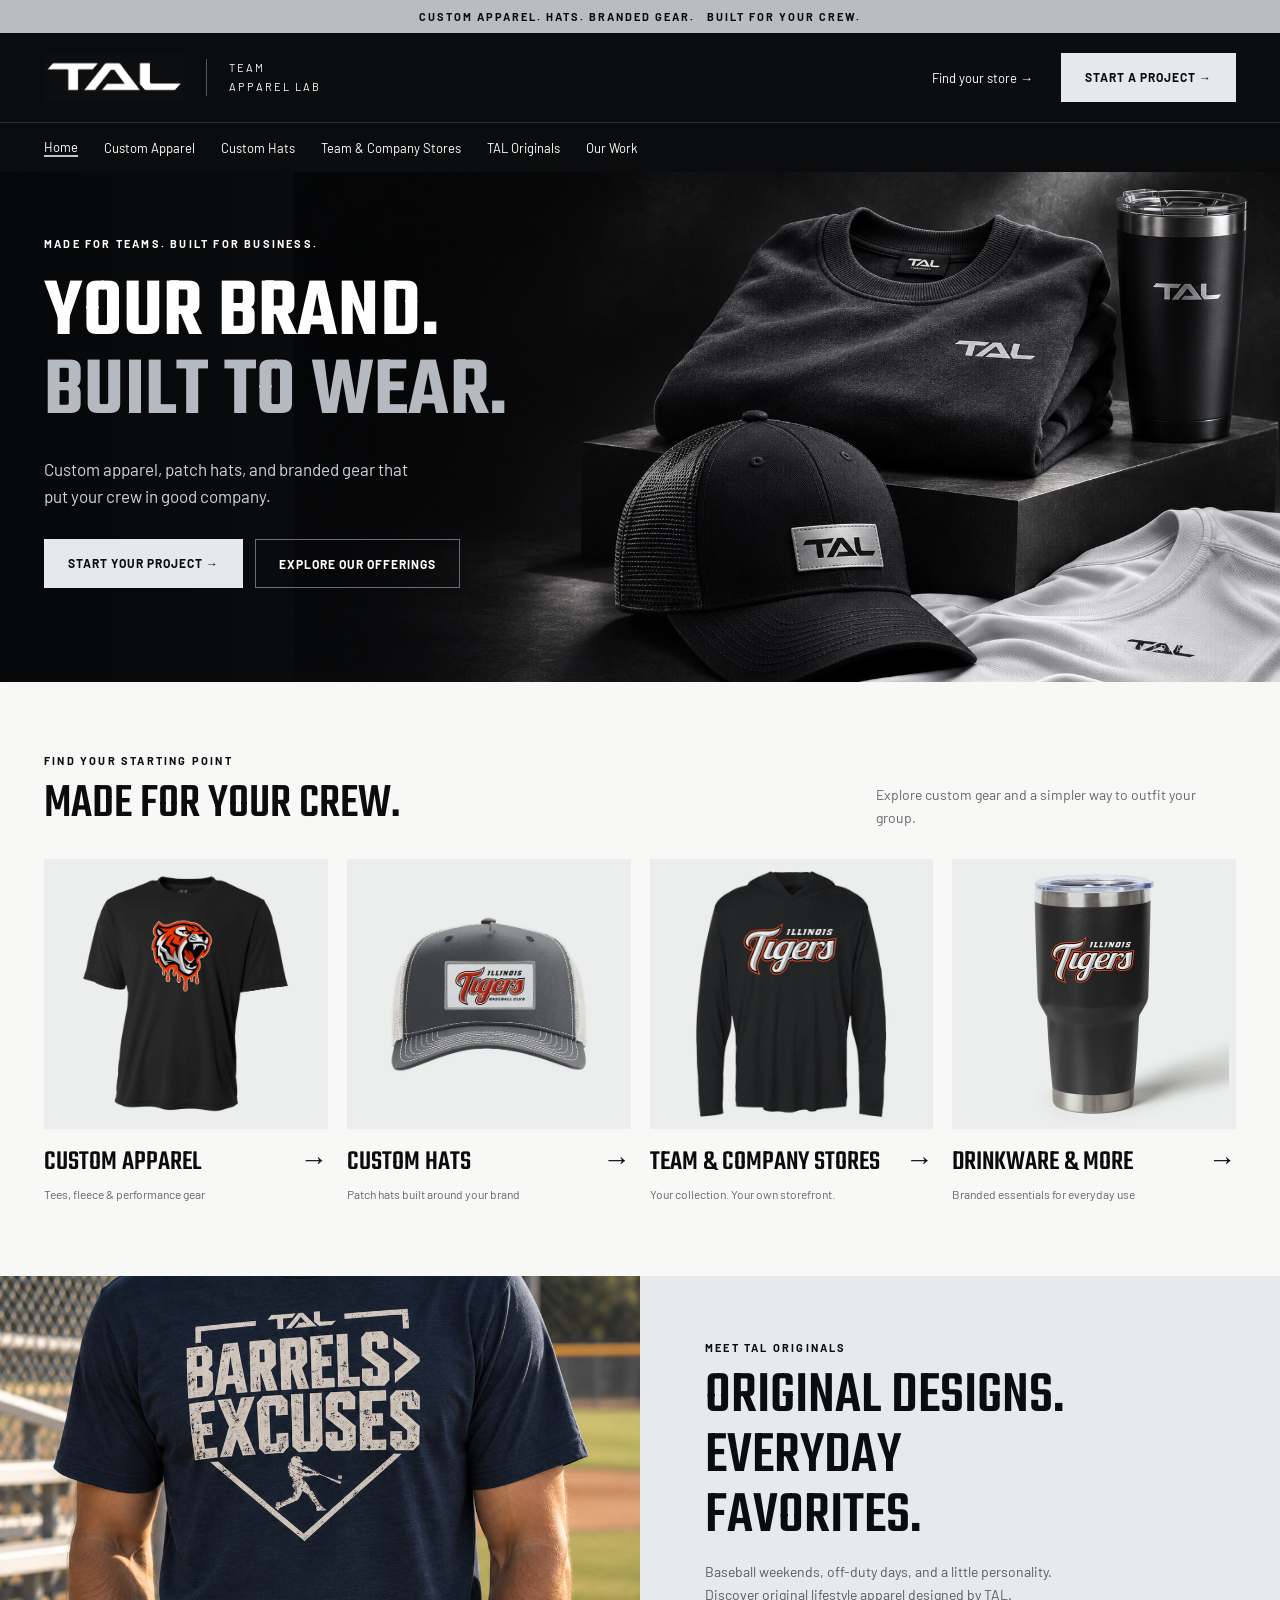
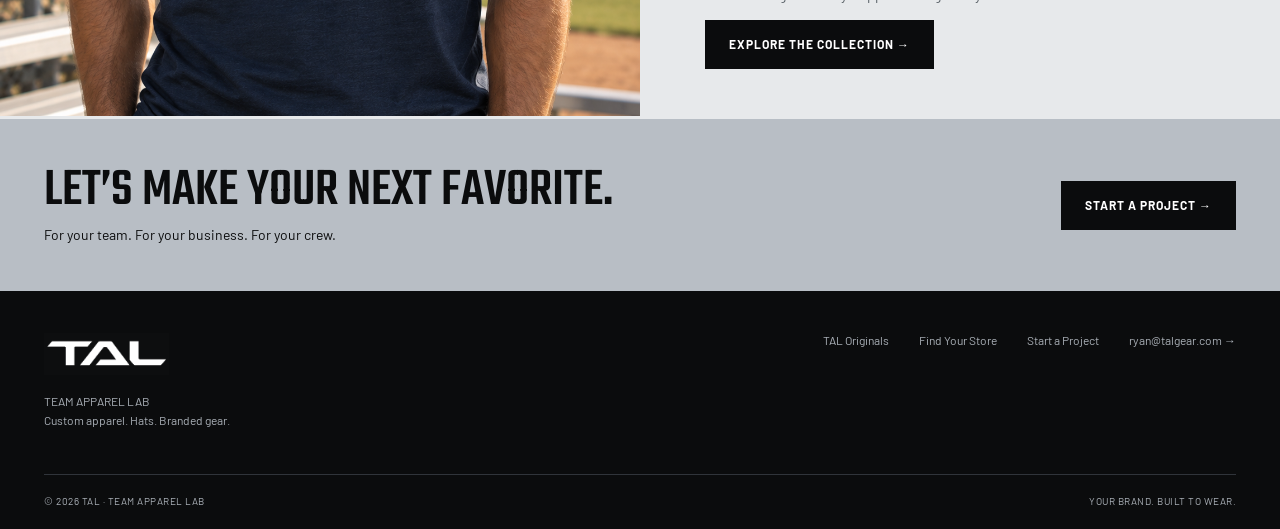
<file: index.html>
<!doctype html><html lang="en"><head><meta charset="UTF-8"><meta name="viewport" content="width=device-width, initial-scale=1"><title>Your Brand. Built to Wear. | TAL — Team Apparel Lab</title><meta name="description" content="Custom apparel, patch hats, branded goods and online stores for teams, schools, and businesses."><link rel="canonical" href="https://talgear.com/"><meta property="og:title" content="Your Brand. Built to Wear. | TAL"><meta property="og:description" content="Custom apparel, patch hats, branded goods and online stores for teams, schools, and businesses."><meta property="og:image" content="https://talgear.com/assets/tal-hero.png"><meta property="og:url" content="https://talgear.com/"><meta name="twitter:card" content="summary_large_image"><meta name="theme-color" content="#0b0c0d"><link rel="icon" href="/assets/favicon.ico"><link rel="apple-touch-icon" href="/assets/apple-touch-icon.png"><link rel="preconnect" href="https://fonts.googleapis.com"><link href="https://fonts.googleapis.com/css2?family=Barlow:wght@400;500;600;700&family=Teko:wght@400;500;600;700&display=swap" rel="stylesheet"><link rel="stylesheet" href="/tal-site.css"></head><body class="homepage"><a class="skip" href="#main">Skip to content</a><div class="announce">CUSTOM APPAREL. HATS. BRANDED GEAR. &nbsp; BUILT FOR YOUR CREW.</div><header class="header"><div class="wrap headrow"><a class="brand" href="/" aria-label="TAL home"><img src="/assets/tal-logo.png" alt="TAL"><span>TEAM<br>APPAREL LAB</span></a><div class="headlinks"><a href="/team-stores/#find-store">Find your store →</a><a class="btn light" href="/start-a-project/">START A PROJECT →</a><button class="menu-toggle" aria-expanded="false" aria-controls="site-nav">MENU +</button></div></div><nav class="nav" id="site-nav" aria-label="Main navigation"><div class="wrap"><a href="/" aria-current="page">Home</a><a href="/custom-apparel/">Custom Apparel</a><a href="/custom-hats/">Custom Hats</a><a href="/team-stores/">Team & Company Stores</a><a href="/tal-originals/">TAL Originals</a><a href="/our-work/">Our Work</a></div></nav></header><main id="main"><section class="hero"><img class="hero-photo" src="/assets/tal-hero.png" alt="TAL apparel, patch hat and branded drinkware concept"><div class="wrap"><div class="hero-content"><div class="eyebrow">Made for teams. Built for business.</div><h1>Your brand.<br><span>Built to wear.</span></h1><p>Custom apparel, patch hats, and branded gear that put your crew in good company.</p><div class="actions"><a class="btn light" href="/start-a-project/" >START YOUR PROJECT →</a><a class="btn outline" href="/custom-apparel/">EXPLORE OUR OFFERINGS</a></div></div></div><div class="hero-label">TAL / TEAM APPAREL LAB</div></section><section class="section"><div class="wrap"><div class="sectiontop"><div><div class="eyebrow">Find your starting point</div><h2>Made for your crew.</h2></div><p>Explore custom gear and a simpler way to outfit your group.</p></div><div class="offerings"><a class="offer" href="/custom-apparel/"><div class="productimg"><img src="/assets/tal-tee.webp" alt="Custom Apparel" loading="lazy"></div><h3>Custom Apparel <span>→</span></h3><p>Tees, fleece & performance gear</p></a><a class="offer" href="/custom-hats/"><div class="productimg"><img src="/assets/tal-hat.webp" alt="Custom Hats" loading="lazy"></div><h3>Custom Hats <span>→</span></h3><p>Patch hats built around your brand</p></a><a class="offer" href="/team-stores/"><div class="productimg"><img src="/assets/tal-hoodie.webp" alt="Team & Company Stores" loading="lazy"></div><h3>Team & Company Stores <span>→</span></h3><p>Your collection. Your own storefront.</p></a><a class="offer" href="/drinkware/"><div class="productimg"><img src="/assets/tal-tumbler.webp" alt="Drinkware & More" loading="lazy"></div><h3>Drinkware & More <span>→</span></h3><p>Branded essentials for everyday use</p></a></div></div></section><section class="spotlight"><img class="spotphoto" style="width:100%;height:440px;object-fit:cover;object-position:center 60%;background:none" src="/assets/barrels-excuses-lifestyle.png" alt="Barrels greater than Excuses TAL lifestyle apparel"><div class="spotcopy"><div class="eyebrow">Meet TAL Originals</div><h2>Original designs.<br>Everyday favorites.</h2><p>Baseball weekends, off-duty days, and a little personality. Discover original lifestyle apparel designed by TAL.</p><a class="btn" href="/tal-originals/">EXPLORE THE COLLECTION →</a></div></section><section class="projectband"><div class="wrap"><div><h2>Let’s make your next favorite.</h2><p>For your team. For your business. For your crew.</p></div><a class="btn" href="/start-a-project/">START A PROJECT →</a></div></section></main><footer><div class="wrap"><div class="footergrid"><div><a href="/" aria-label="TAL home"><img src="/assets/tal-logo.png" alt="TAL"></a><p>TEAM APPAREL LAB<br>Custom apparel. Hats. Branded gear.</p></div><div class="footlinks"><a href="/tal-originals/">TAL Originals</a><a href="/team-stores/">Find Your Store</a><a href="/start-a-project/">Start a Project</a><a href="mailto:ryan@talgear.com">ryan@talgear.com →</a></div></div><div class="footnote"><span>© 2026 TAL · TEAM APPAREL LAB</span><span>YOUR BRAND. BUILT TO WEAR.</span></div></div></footer><script src="/tal-site.js" defer></script></body></html>
</file>
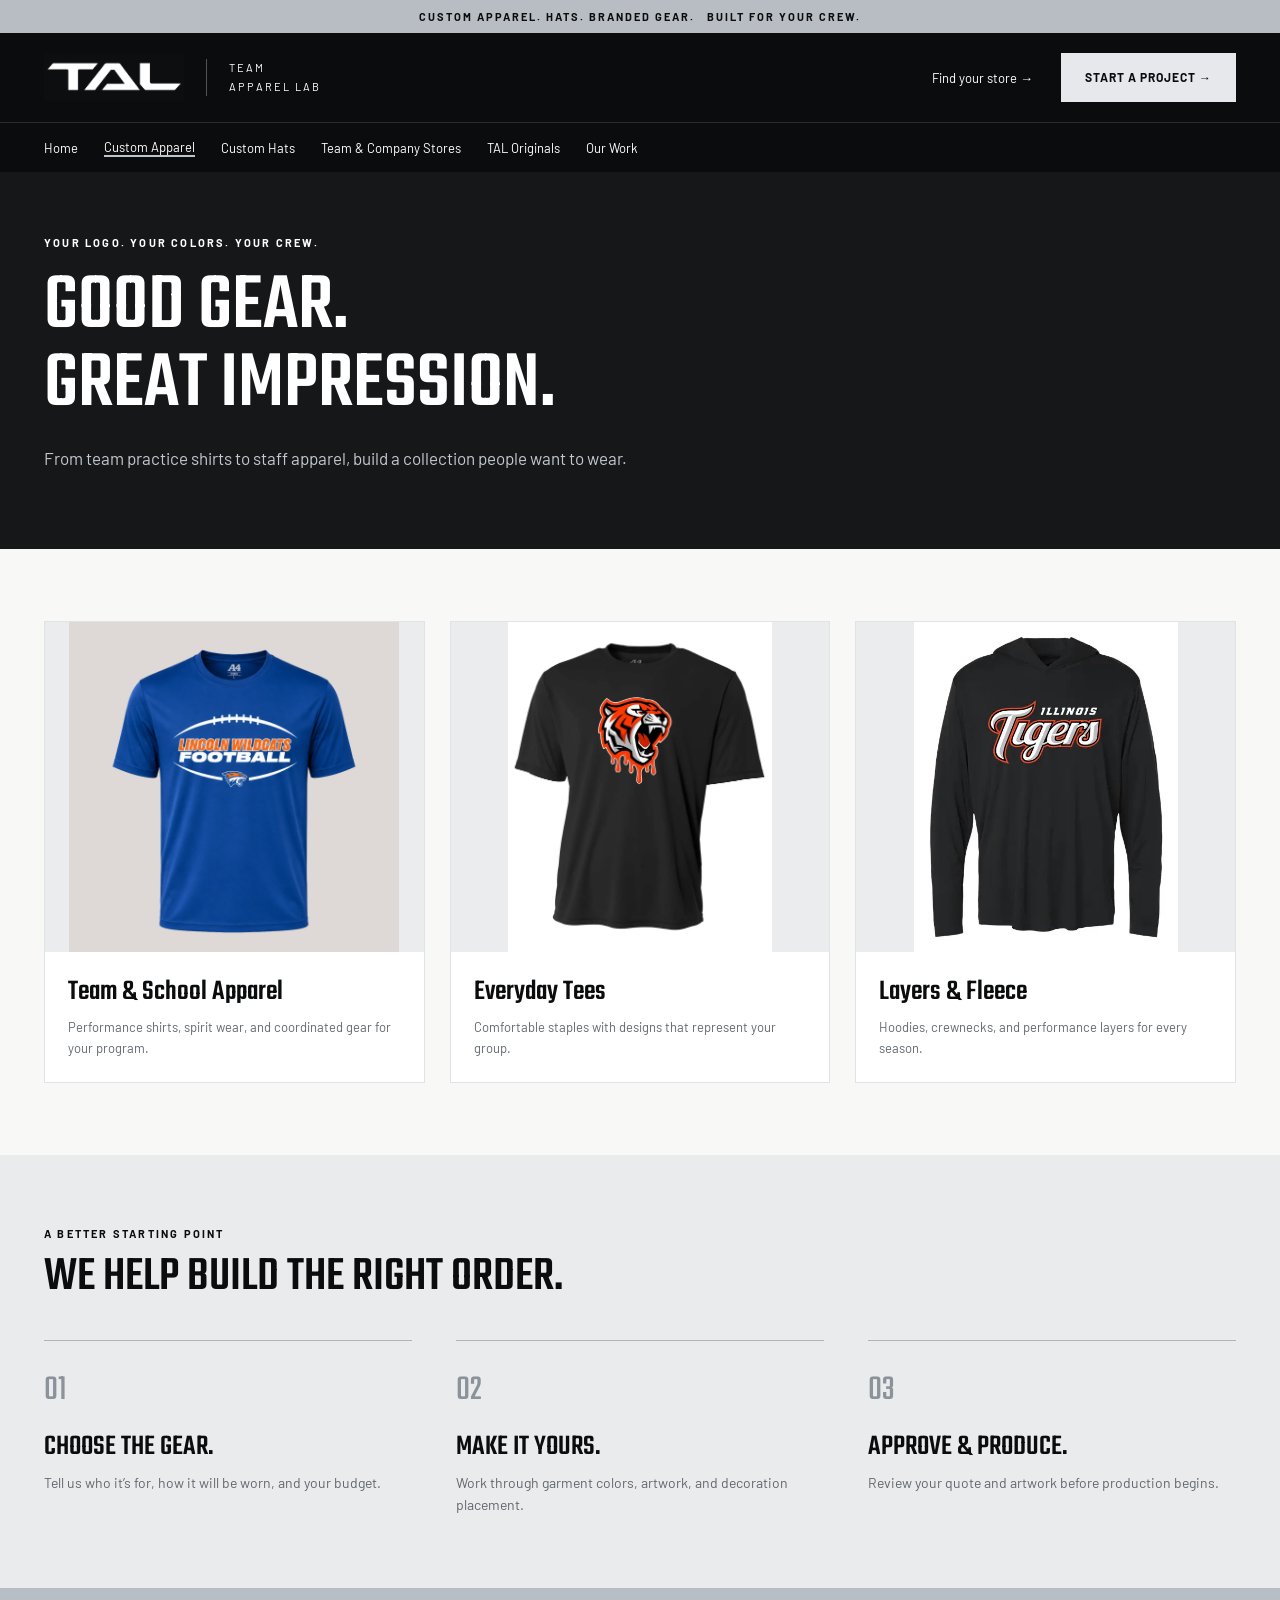
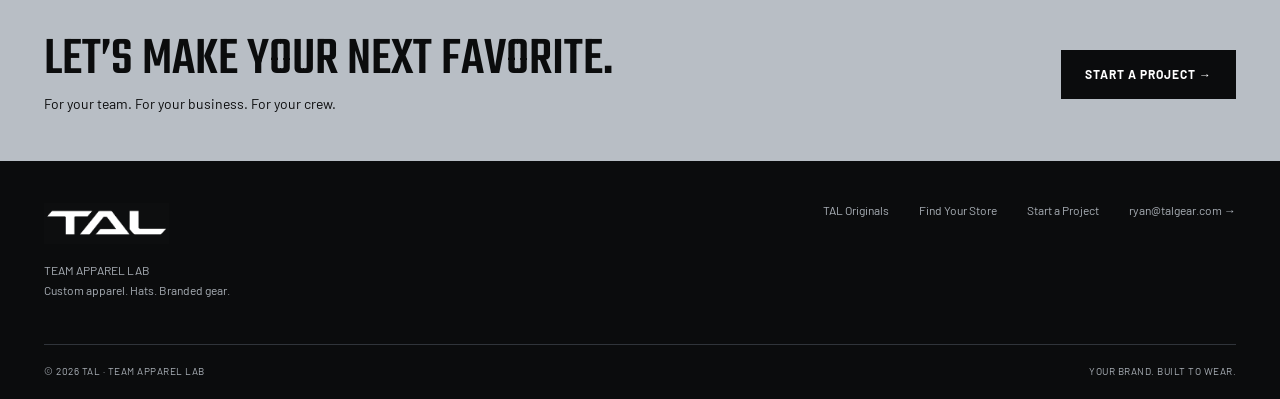
<file: custom-apparel/index.html>
<!doctype html><html lang="en"><head><meta charset="UTF-8"><meta name="viewport" content="width=device-width, initial-scale=1"><title>Custom Apparel | TAL — Team Apparel Lab</title><meta name="description" content="Custom tees, fleece, performance apparel and business gear from TAL."><link rel="canonical" href="https://talgear.com/custom-apparel/"><meta property="og:title" content="Custom Apparel | TAL"><meta property="og:description" content="Custom tees, fleece, performance apparel and business gear from TAL."><meta property="og:image" content="https://talgear.com/assets/tal-hero.png"><meta property="og:url" content="https://talgear.com/custom-apparel/"><meta name="twitter:card" content="summary_large_image"><meta name="theme-color" content="#0b0c0d"><link rel="icon" href="/assets/favicon.ico"><link rel="apple-touch-icon" href="/assets/apple-touch-icon.png"><link rel="preconnect" href="https://fonts.googleapis.com"><link href="https://fonts.googleapis.com/css2?family=Barlow:wght@400;500;600;700&family=Teko:wght@400;500;600;700&display=swap" rel="stylesheet"><link rel="stylesheet" href="/tal-site.css"></head><body class=""><a class="skip" href="#main">Skip to content</a><div class="announce">CUSTOM APPAREL. HATS. BRANDED GEAR. &nbsp; BUILT FOR YOUR CREW.</div><header class="header"><div class="wrap headrow"><a class="brand" href="/" aria-label="TAL home"><img src="/assets/tal-logo.png" alt="TAL"><span>TEAM<br>APPAREL LAB</span></a><div class="headlinks"><a href="/team-stores/#find-store">Find your store →</a><a class="btn light" href="/start-a-project/">START A PROJECT →</a><button class="menu-toggle" aria-expanded="false" aria-controls="site-nav">MENU +</button></div></div><nav class="nav" id="site-nav" aria-label="Main navigation"><div class="wrap"><a href="/">Home</a><a href="/custom-apparel/" aria-current="page">Custom Apparel</a><a href="/custom-hats/">Custom Hats</a><a href="/team-stores/">Team & Company Stores</a><a href="/tal-originals/">TAL Originals</a><a href="/our-work/">Our Work</a></div></nav></header><main id="main"><section class="pageintro"><div class="wrap"><div class="eyebrow">Your logo. Your colors. Your crew.</div><h1>Good gear.<br>Great impression.</h1><p>From team practice shirts to staff apparel, build a collection people want to wear.</p></div></section><section class="section"><div class="wrap"><div class="grid3"><article class="picturecard"><img src="/assets/lincoln-football-shirt.png" alt="Team & School Apparel" loading="lazy"><div class="caption"><h3>Team & School Apparel</h3><p>Performance shirts, spirit wear, and coordinated gear for your program.</p></div></article><article class="picturecard"><img src="/assets/tal-tee.webp" alt="Everyday Tees" loading="lazy"><div class="caption"><h3>Everyday Tees</h3><p>Comfortable staples with designs that represent your group.</p></div></article><article class="picturecard"><img src="/assets/tal-hoodie.webp" alt="Layers & Fleece" loading="lazy"><div class="caption"><h3>Layers & Fleece</h3><p>Hoodies, crewnecks, and performance layers for every season.</p></div></article></div></div></section><section class="section soft"><div class="wrap"><div class="eyebrow">A better starting point</div><h2>We help build the right order.</h2><div class="steps"><article class="step"><b>01</b><h3>Choose the gear.</h3><p>Tell us who it’s for, how it will be worn, and your budget.</p></article><article class="step"><b>02</b><h3>Make it yours.</h3><p>Work through garment colors, artwork, and decoration placement.</p></article><article class="step"><b>03</b><h3>Approve & produce.</h3><p>Review your quote and artwork before production begins.</p></article></div></div></section><section class="projectband"><div class="wrap"><div><h2>Let’s make your next favorite.</h2><p>For your team. For your business. For your crew.</p></div><a class="btn" href="/start-a-project/">START A PROJECT →</a></div></section></main><footer><div class="wrap"><div class="footergrid"><div><a href="/" aria-label="TAL home"><img src="/assets/tal-logo.png" alt="TAL"></a><p>TEAM APPAREL LAB<br>Custom apparel. Hats. Branded gear.</p></div><div class="footlinks"><a href="/tal-originals/">TAL Originals</a><a href="/team-stores/">Find Your Store</a><a href="/start-a-project/">Start a Project</a><a href="mailto:ryan@talgear.com">ryan@talgear.com →</a></div></div><div class="footnote"><span>© 2026 TAL · TEAM APPAREL LAB</span><span>YOUR BRAND. BUILT TO WEAR.</span></div></div></footer><script src="/tal-site.js" defer></script></body></html>
</file>
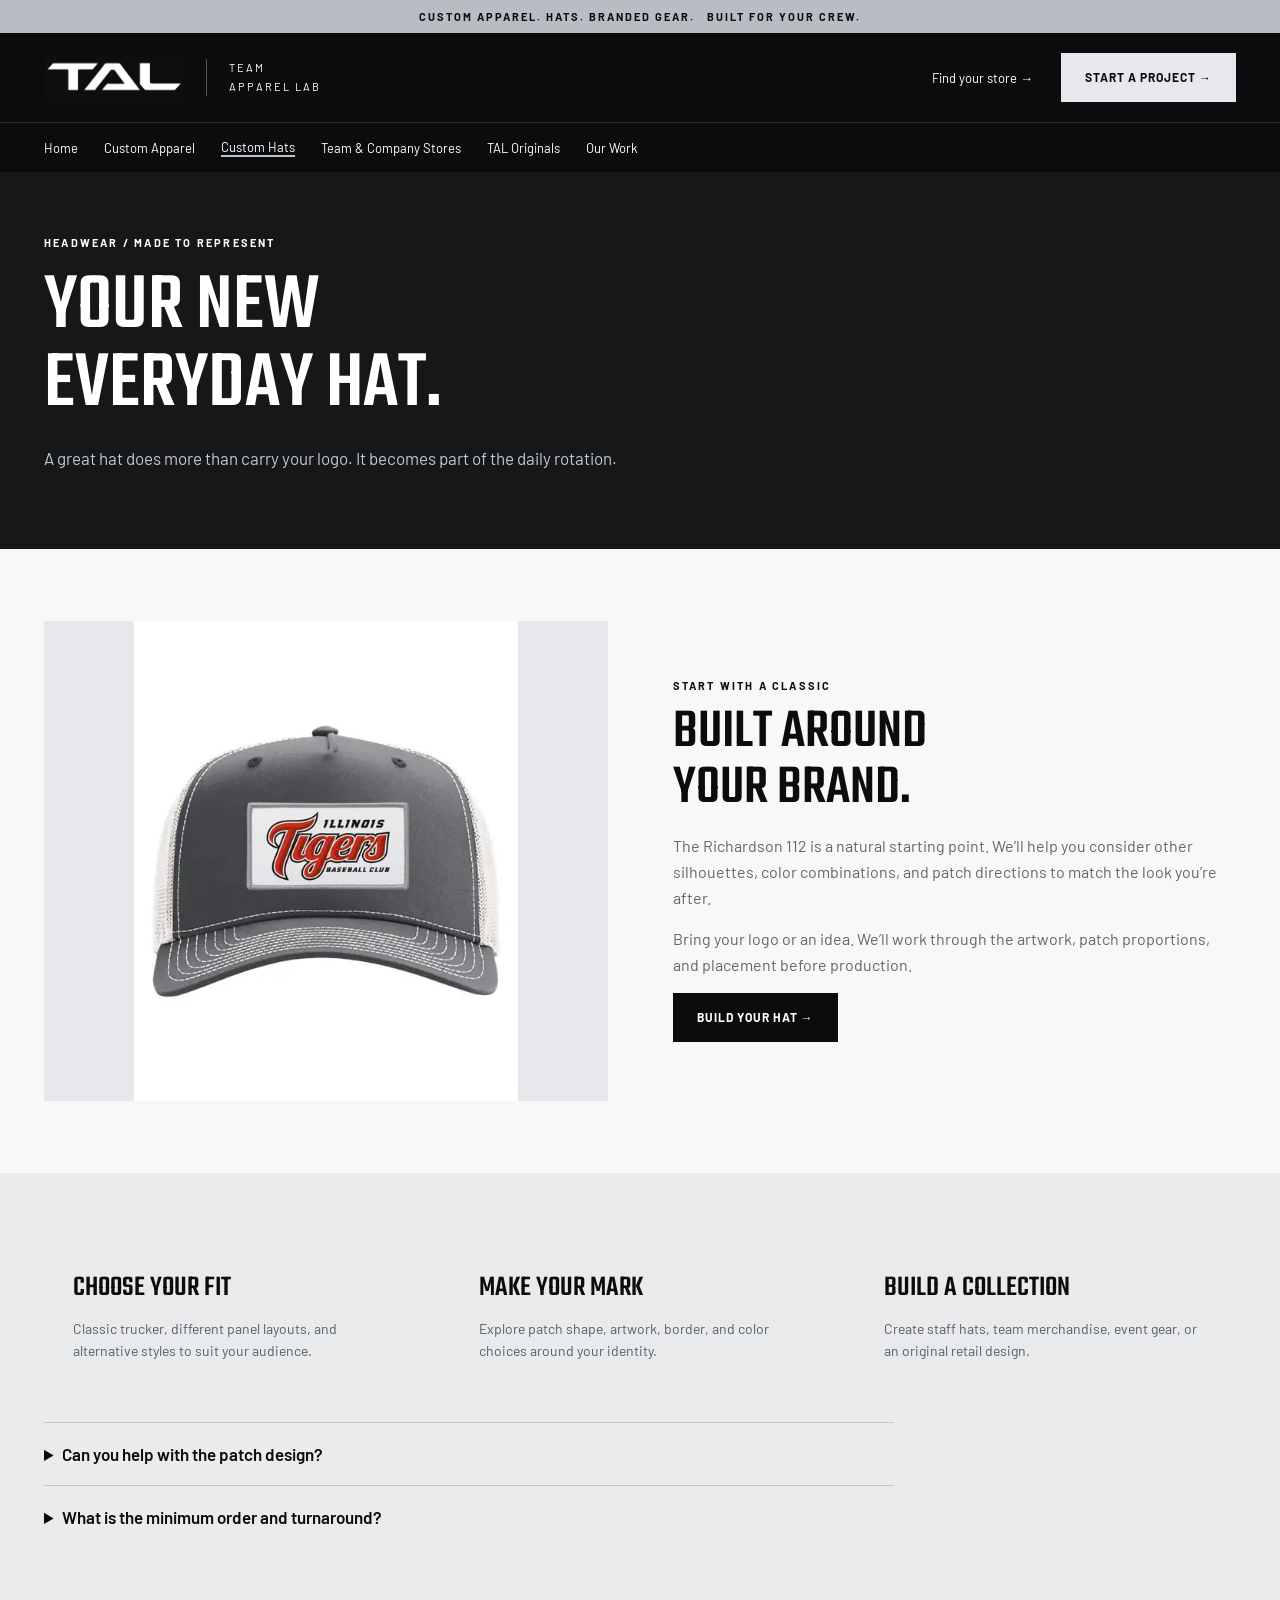
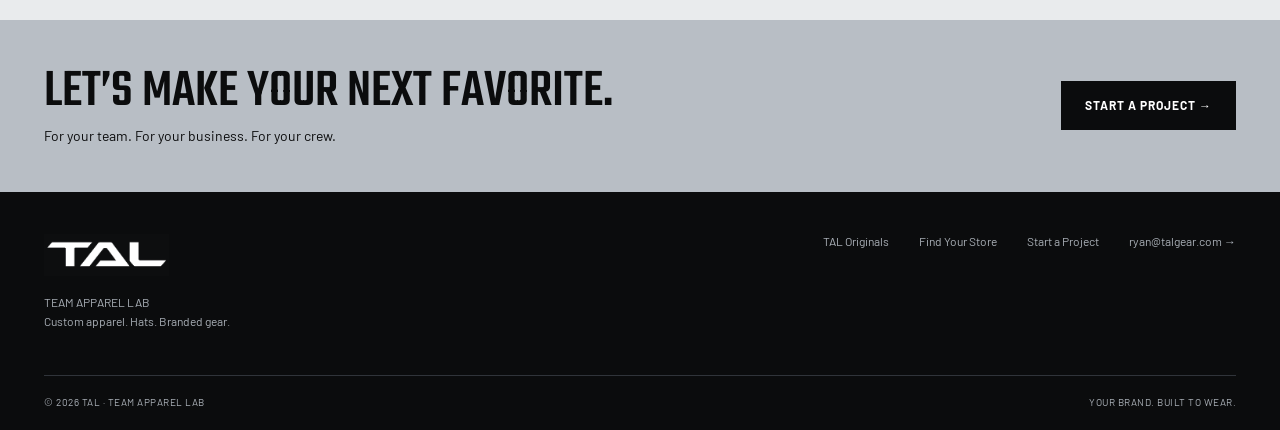
<file: custom-hats/index.html>
<!doctype html><html lang="en"><head><meta charset="UTF-8"><meta name="viewport" content="width=device-width, initial-scale=1"><title>Custom Hats | TAL — Team Apparel Lab</title><meta name="description" content="Custom patch hats for teams, businesses, and original retail collections."><link rel="canonical" href="https://talgear.com/custom-hats/"><meta property="og:title" content="Custom Hats | TAL"><meta property="og:description" content="Custom patch hats for teams, businesses, and original retail collections."><meta property="og:image" content="https://talgear.com/assets/tal-hero.png"><meta property="og:url" content="https://talgear.com/custom-hats/"><meta name="twitter:card" content="summary_large_image"><meta name="theme-color" content="#0b0c0d"><link rel="icon" href="/assets/favicon.ico"><link rel="apple-touch-icon" href="/assets/apple-touch-icon.png"><link rel="preconnect" href="https://fonts.googleapis.com"><link href="https://fonts.googleapis.com/css2?family=Barlow:wght@400;500;600;700&family=Teko:wght@400;500;600;700&display=swap" rel="stylesheet"><link rel="stylesheet" href="/tal-site.css"></head><body class=""><a class="skip" href="#main">Skip to content</a><div class="announce">CUSTOM APPAREL. HATS. BRANDED GEAR. &nbsp; BUILT FOR YOUR CREW.</div><header class="header"><div class="wrap headrow"><a class="brand" href="/" aria-label="TAL home"><img src="/assets/tal-logo.png" alt="TAL"><span>TEAM<br>APPAREL LAB</span></a><div class="headlinks"><a href="/team-stores/#find-store">Find your store →</a><a class="btn light" href="/start-a-project/">START A PROJECT →</a><button class="menu-toggle" aria-expanded="false" aria-controls="site-nav">MENU +</button></div></div><nav class="nav" id="site-nav" aria-label="Main navigation"><div class="wrap"><a href="/">Home</a><a href="/custom-apparel/">Custom Apparel</a><a href="/custom-hats/" aria-current="page">Custom Hats</a><a href="/team-stores/">Team & Company Stores</a><a href="/tal-originals/">TAL Originals</a><a href="/our-work/">Our Work</a></div></nav></header><main id="main"><section class="pageintro"><div class="wrap"><div class="eyebrow">Headwear / Made to represent</div><h1>Your new<br>everyday hat.</h1><p>A great hat does more than carry your logo. It becomes part of the daily rotation.</p></div></section><section class="section"><div class="wrap split"><img class="contain" src="/assets/tal-hat.webp" alt="Illinois Tigers custom patch trucker hat"><div><div class="eyebrow">Start with a classic</div><h2 class="editorial-title">Built around<br>your brand.</h2><p class="bodycopy">The Richardson 112 is a natural starting point. We’ll help you consider other silhouettes, color combinations, and patch directions to match the look you’re after.</p><p class="bodycopy">Bring your logo or an idea. We’ll work through the artwork, patch proportions, and placement before production.</p><a class="btn" href="/start-a-project/?offering=Patch%20Hats">BUILD YOUR HAT →</a></div></div></section><section class="section soft"><div class="wrap"><div class="grid3"><article class="tile"><h3>Choose your fit</h3><p>Classic trucker, different panel layouts, and alternative styles to suit your audience.</p></article><article class="tile"><h3>Make your mark</h3><p>Explore patch shape, artwork, border, and color choices around your identity.</p></article><article class="tile"><h3>Build a collection</h3><p>Create staff hats, team merchandise, event gear, or an original retail design.</p></article></div><div class="faq"><details><summary>Can you help with the patch design?</summary><p>Yes. Share your logo or design direction with the project inquiry. We’ll work through what fits the hat and how the artwork should be prepared.</p></details><details><summary>What is the minimum order and turnaround?</summary><p>Minimums, pricing, and timing depend on the selected hat and patch. Include your quantity and target date so we can confirm them in your quote.</p></details></div></div></section><section class="projectband"><div class="wrap"><div><h2>Let’s make your next favorite.</h2><p>For your team. For your business. For your crew.</p></div><a class="btn" href="/start-a-project/">START A PROJECT →</a></div></section></main><footer><div class="wrap"><div class="footergrid"><div><a href="/" aria-label="TAL home"><img src="/assets/tal-logo.png" alt="TAL"></a><p>TEAM APPAREL LAB<br>Custom apparel. Hats. Branded gear.</p></div><div class="footlinks"><a href="/tal-originals/">TAL Originals</a><a href="/team-stores/">Find Your Store</a><a href="/start-a-project/">Start a Project</a><a href="mailto:ryan@talgear.com">ryan@talgear.com →</a></div></div><div class="footnote"><span>© 2026 TAL · TEAM APPAREL LAB</span><span>YOUR BRAND. BUILT TO WEAR.</span></div></div></footer><script src="/tal-site.js" defer></script></body></html>
</file>
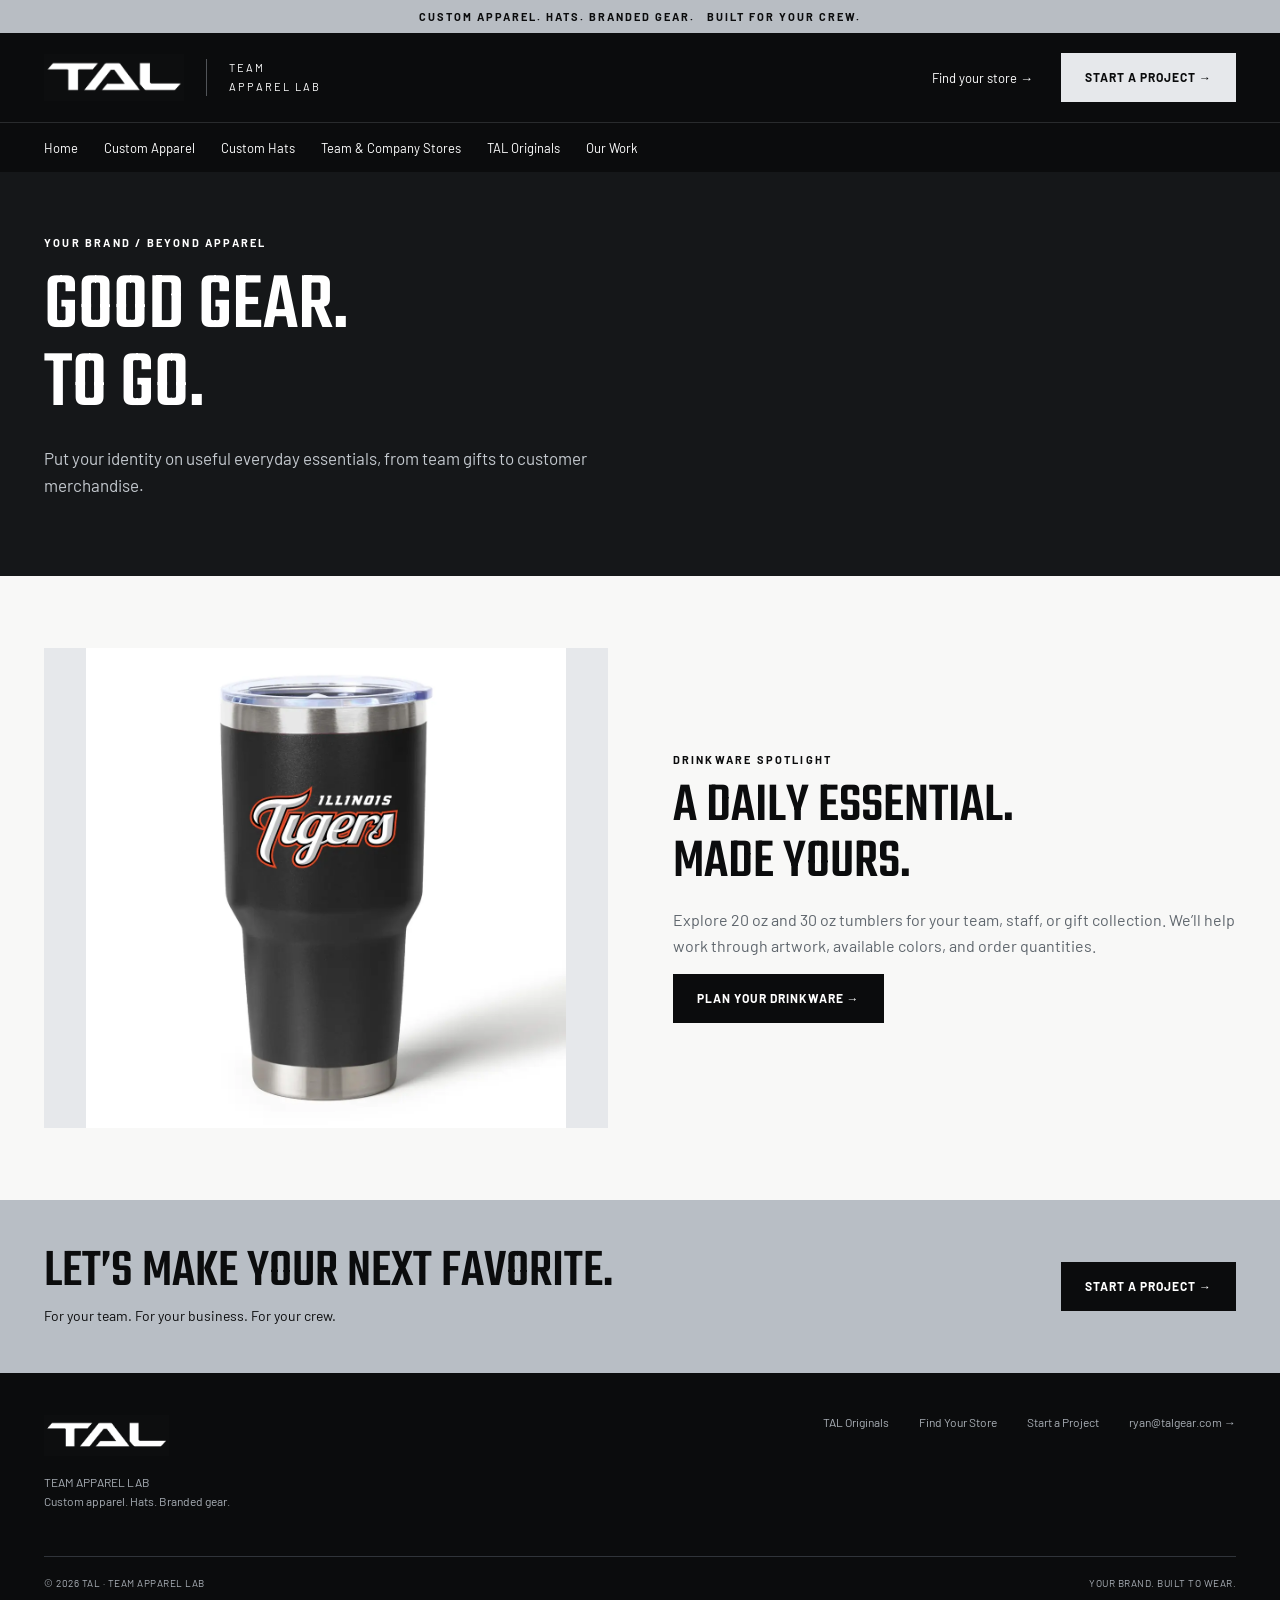
<file: drinkware/index.html>
<!doctype html><html lang="en"><head><meta charset="UTF-8"><meta name="viewport" content="width=device-width, initial-scale=1"><title>Drinkware & Branded Goods | TAL — Team Apparel Lab</title><meta name="description" content="Custom tumblers and branded essentials for your team or business."><link rel="canonical" href="https://talgear.com/drinkware/"><meta property="og:title" content="Drinkware & Branded Goods | TAL"><meta property="og:description" content="Custom tumblers and branded essentials for your team or business."><meta property="og:image" content="https://talgear.com/assets/tal-hero.png"><meta property="og:url" content="https://talgear.com/drinkware/"><meta name="twitter:card" content="summary_large_image"><meta name="theme-color" content="#0b0c0d"><link rel="icon" href="/assets/favicon.ico"><link rel="apple-touch-icon" href="/assets/apple-touch-icon.png"><link rel="preconnect" href="https://fonts.googleapis.com"><link href="https://fonts.googleapis.com/css2?family=Barlow:wght@400;500;600;700&family=Teko:wght@400;500;600;700&display=swap" rel="stylesheet"><link rel="stylesheet" href="/tal-site.css"></head><body class=""><a class="skip" href="#main">Skip to content</a><div class="announce">CUSTOM APPAREL. HATS. BRANDED GEAR. &nbsp; BUILT FOR YOUR CREW.</div><header class="header"><div class="wrap headrow"><a class="brand" href="/" aria-label="TAL home"><img src="/assets/tal-logo.png" alt="TAL"><span>TEAM<br>APPAREL LAB</span></a><div class="headlinks"><a href="/team-stores/#find-store">Find your store →</a><a class="btn light" href="/start-a-project/">START A PROJECT →</a><button class="menu-toggle" aria-expanded="false" aria-controls="site-nav">MENU +</button></div></div><nav class="nav" id="site-nav" aria-label="Main navigation"><div class="wrap"><a href="/">Home</a><a href="/custom-apparel/">Custom Apparel</a><a href="/custom-hats/">Custom Hats</a><a href="/team-stores/">Team & Company Stores</a><a href="/tal-originals/">TAL Originals</a><a href="/our-work/">Our Work</a></div></nav></header><main id="main"><section class="pageintro"><div class="wrap"><div class="eyebrow">Your brand / Beyond apparel</div><h1>Good gear.<br>To go.</h1><p>Put your identity on useful everyday essentials, from team gifts to customer merchandise.</p></div></section><section class="section"><div class="wrap split"><img class="contain" src="/assets/tal-tumbler.webp" alt="Custom black Illinois Tigers tumbler"><div><div class="eyebrow">Drinkware spotlight</div><h2 class="editorial-title">A daily essential.<br>Made yours.</h2><p class="bodycopy">Explore 20 oz and 30 oz tumblers for your team, staff, or gift collection. We’ll help work through artwork, available colors, and order quantities.</p><a class="btn" href="/start-a-project/?offering=Drinkware">PLAN YOUR DRINKWARE →</a></div></div></section><section class="projectband"><div class="wrap"><div><h2>Let’s make your next favorite.</h2><p>For your team. For your business. For your crew.</p></div><a class="btn" href="/start-a-project/">START A PROJECT →</a></div></section></main><footer><div class="wrap"><div class="footergrid"><div><a href="/" aria-label="TAL home"><img src="/assets/tal-logo.png" alt="TAL"></a><p>TEAM APPAREL LAB<br>Custom apparel. Hats. Branded gear.</p></div><div class="footlinks"><a href="/tal-originals/">TAL Originals</a><a href="/team-stores/">Find Your Store</a><a href="/start-a-project/">Start a Project</a><a href="mailto:ryan@talgear.com">ryan@talgear.com →</a></div></div><div class="footnote"><span>© 2026 TAL · TEAM APPAREL LAB</span><span>YOUR BRAND. BUILT TO WEAR.</span></div></div></footer><script src="/tal-site.js" defer></script></body></html>
</file>
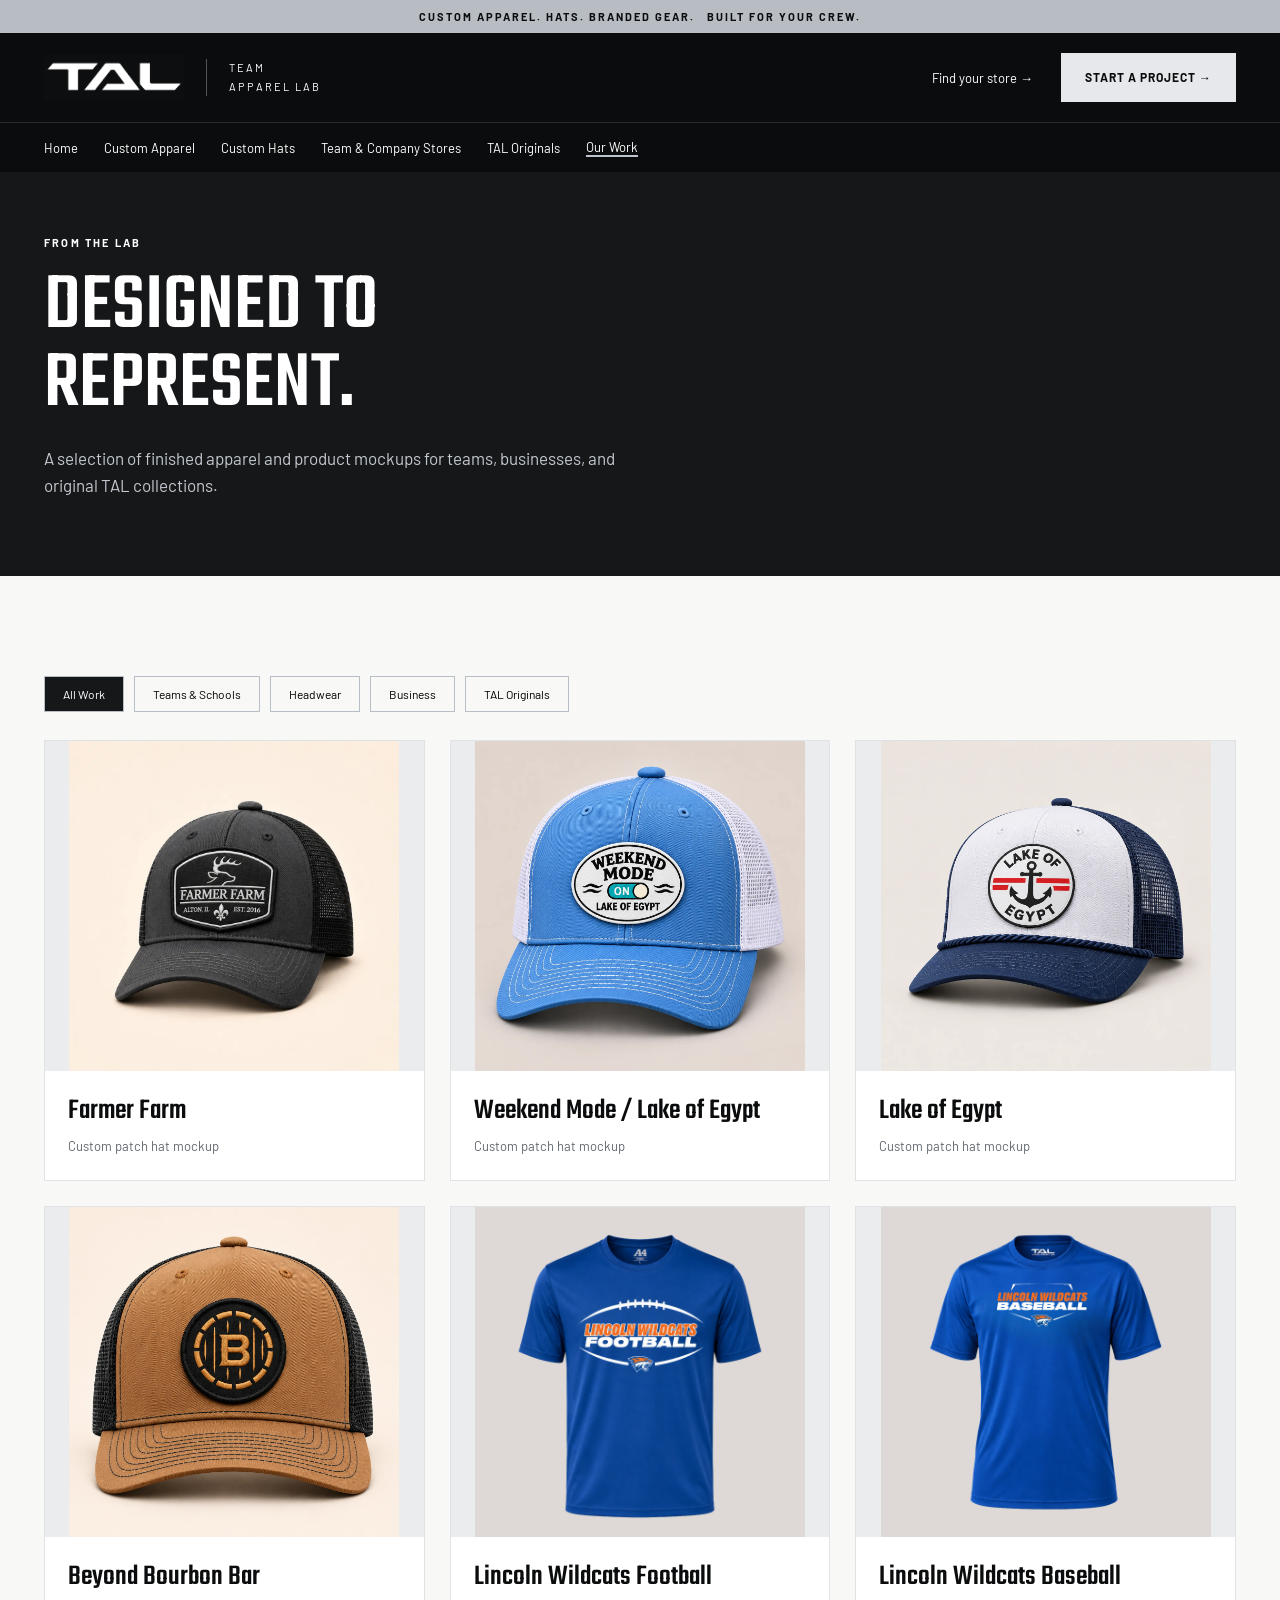
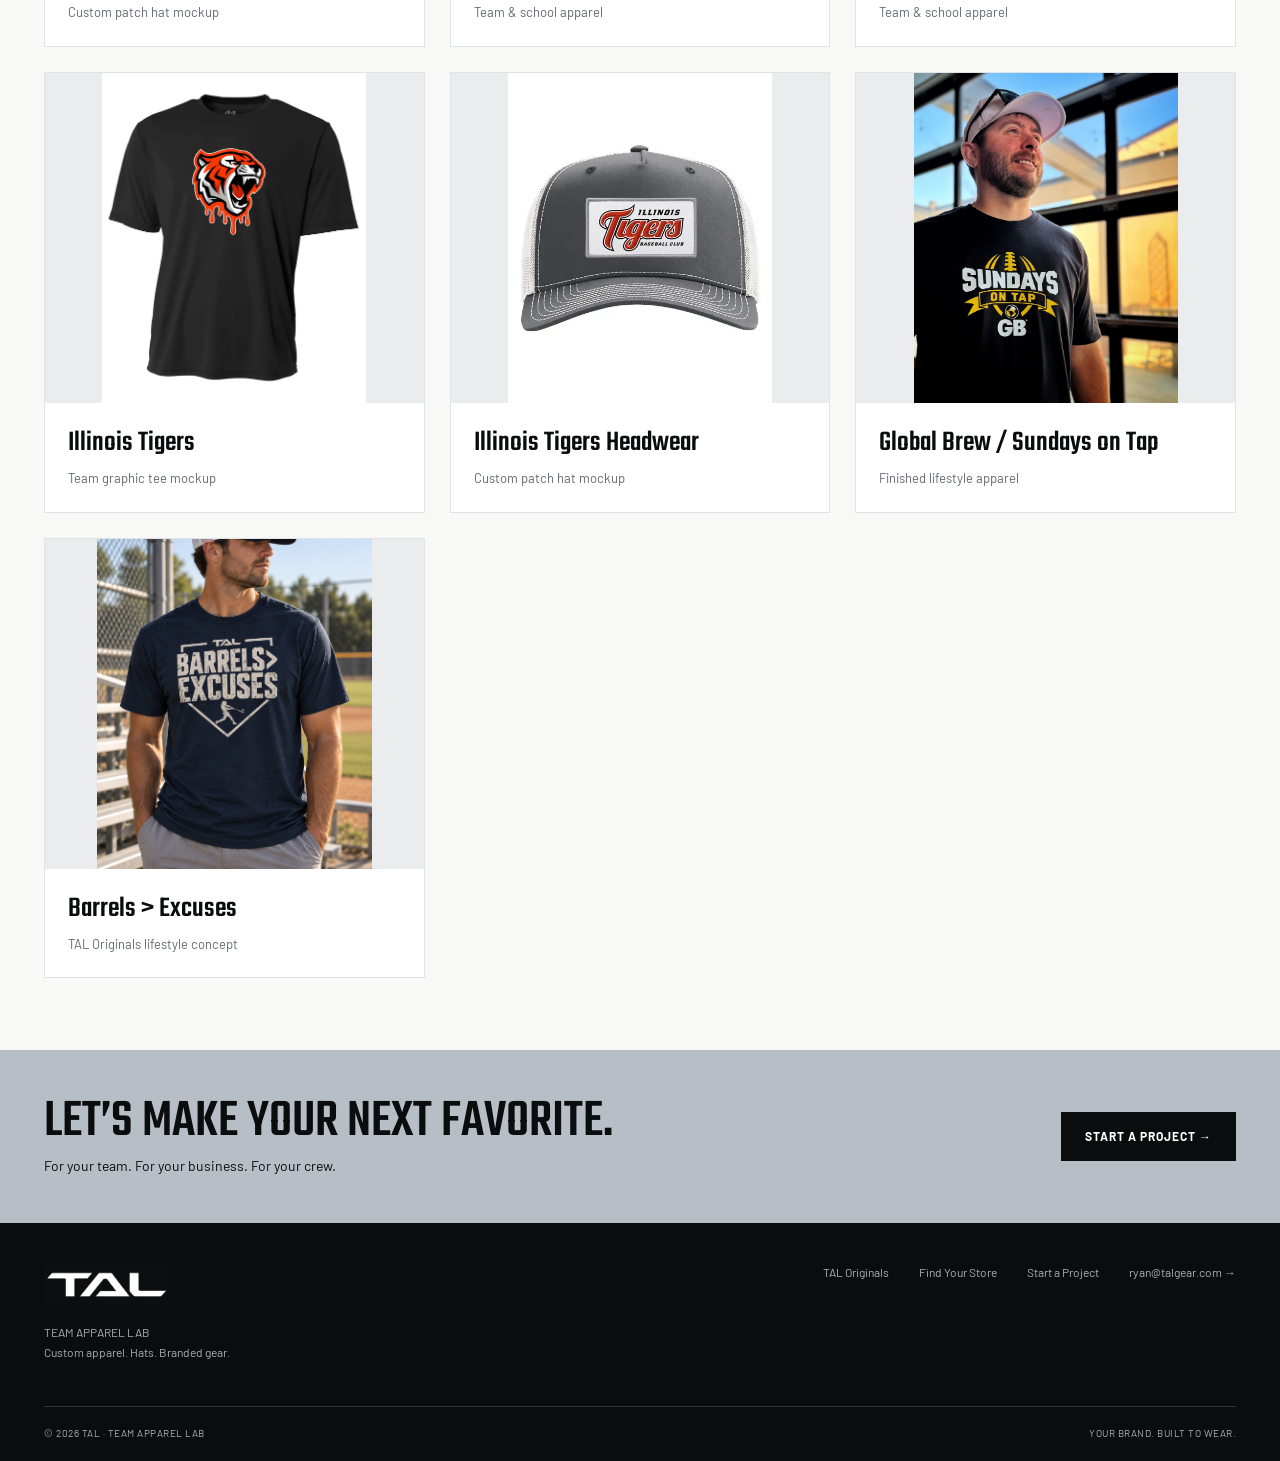
<file: our-work/index.html>
<!doctype html><html lang="en"><head><meta charset="UTF-8"><meta name="viewport" content="width=device-width, initial-scale=1"><title>Our Work | TAL — Team Apparel Lab</title><meta name="description" content="Explore TAL finished apparel and product design examples."><link rel="canonical" href="https://talgear.com/our-work/"><meta property="og:title" content="Our Work | TAL"><meta property="og:description" content="Explore TAL finished apparel and product design examples."><meta property="og:image" content="https://talgear.com/assets/tal-hero.png"><meta property="og:url" content="https://talgear.com/our-work/"><meta name="twitter:card" content="summary_large_image"><meta name="theme-color" content="#0b0c0d"><link rel="icon" href="/assets/favicon.ico"><link rel="apple-touch-icon" href="/assets/apple-touch-icon.png"><link rel="preconnect" href="https://fonts.googleapis.com"><link href="https://fonts.googleapis.com/css2?family=Barlow:wght@400;500;600;700&family=Teko:wght@400;500;600;700&display=swap" rel="stylesheet"><link rel="stylesheet" href="/tal-site.css"></head><body class=""><a class="skip" href="#main">Skip to content</a><div class="announce">CUSTOM APPAREL. HATS. BRANDED GEAR. &nbsp; BUILT FOR YOUR CREW.</div><header class="header"><div class="wrap headrow"><a class="brand" href="/" aria-label="TAL home"><img src="/assets/tal-logo.png" alt="TAL"><span>TEAM<br>APPAREL LAB</span></a><div class="headlinks"><a href="/team-stores/#find-store">Find your store →</a><a class="btn light" href="/start-a-project/">START A PROJECT →</a><button class="menu-toggle" aria-expanded="false" aria-controls="site-nav">MENU +</button></div></div><nav class="nav" id="site-nav" aria-label="Main navigation"><div class="wrap"><a href="/">Home</a><a href="/custom-apparel/">Custom Apparel</a><a href="/custom-hats/">Custom Hats</a><a href="/team-stores/">Team & Company Stores</a><a href="/tal-originals/">TAL Originals</a><a href="/our-work/" aria-current="page">Our Work</a></div></nav></header><main id="main"><section class="pageintro"><div class="wrap"><div class="eyebrow">From the lab</div><h1>Designed to<br>represent.</h1><p>A selection of finished apparel and product mockups for teams, businesses, and original TAL collections.</p></div></section><section class="section"><div class="wrap"><div class="filterbar" aria-label="Filter projects"><button data-filter="all" aria-pressed="true">All Work</button><button data-filter="teams" aria-pressed="false">Teams & Schools</button><button data-filter="hats" aria-pressed="false">Headwear</button><button data-filter="business" aria-pressed="false">Business</button><button data-filter="originals" aria-pressed="false">TAL Originals</button></div><div class="grid3" id="work-grid"><article class="picturecard workitem" data-category="hats"><img src="/assets/farmer-farm-charcoal-isolated.webp" alt="Charcoal Farmer Farm hat with silver shield patch" loading="lazy"><div class="caption"><h3>Farmer Farm</h3><p>Custom patch hat mockup</p></div></article><article class="picturecard workitem" data-category="hats"><img src="/assets/weekend-mode-hat.webp" alt="Blue and white Weekend Mode Lake of Egypt patch hat" loading="lazy"><div class="caption"><h3>Weekend Mode / Lake of Egypt</h3><p>Custom patch hat mockup</p></div></article><article class="picturecard workitem" data-category="hats"><img src="/assets/lake-of-egypt-anchor-hat.webp" alt="Navy and white rope hat with Lake of Egypt anchor patch" loading="lazy"><div class="caption"><h3>Lake of Egypt</h3><p>Custom patch hat mockup</p></div></article><article class="picturecard workitem" data-category="hats"><img src="/assets/beyond-bourbon-hat.webp" alt="Caramel and black Beyond Bourbon hat with barrel B patch" loading="lazy"><div class="caption"><h3>Beyond Bourbon Bar</h3><p>Custom patch hat mockup</p></div></article><article class="picturecard workitem" data-category="teams"><img src="/assets/lincoln-football-shirt.png" alt="Lincoln Wildcats Football" loading="lazy"><div class="caption"><h3>Lincoln Wildcats Football</h3><p>Team & school apparel</p></div></article><article class="picturecard workitem" data-category="teams"><img src="/assets/lincoln-baseball-shirt.png" alt="Lincoln Wildcats Baseball" loading="lazy"><div class="caption"><h3>Lincoln Wildcats Baseball</h3><p>Team & school apparel</p></div></article><article class="picturecard workitem" data-category="teams"><img src="/assets/tal-tee.webp" alt="Illinois Tigers" loading="lazy"><div class="caption"><h3>Illinois Tigers</h3><p>Team graphic tee mockup</p></div></article><article class="picturecard workitem" data-category="hats"><img src="/assets/tal-hat.webp" alt="Illinois Tigers Headwear" loading="lazy"><div class="caption"><h3>Illinois Tigers Headwear</h3><p>Custom patch hat mockup</p></div></article><article class="picturecard workitem" data-category="business"><img src="/assets/global-brew-sundays.png" alt="Global Brew / Sundays on Tap" loading="lazy"><div class="caption"><h3>Global Brew / Sundays on Tap</h3><p>Finished lifestyle apparel</p></div></article><article class="picturecard workitem" data-category="originals"><img src="/assets/barrels-excuses-lifestyle.png" alt="Barrels > Excuses" loading="lazy"><div class="caption"><h3>Barrels > Excuses</h3><p>TAL Originals lifestyle concept</p></div></article></div></div></section><section class="projectband"><div class="wrap"><div><h2>Let’s make your next favorite.</h2><p>For your team. For your business. For your crew.</p></div><a class="btn" href="/start-a-project/">START A PROJECT →</a></div></section></main><footer><div class="wrap"><div class="footergrid"><div><a href="/" aria-label="TAL home"><img src="/assets/tal-logo.png" alt="TAL"></a><p>TEAM APPAREL LAB<br>Custom apparel. Hats. Branded gear.</p></div><div class="footlinks"><a href="/tal-originals/">TAL Originals</a><a href="/team-stores/">Find Your Store</a><a href="/start-a-project/">Start a Project</a><a href="mailto:ryan@talgear.com">ryan@talgear.com →</a></div></div><div class="footnote"><span>© 2026 TAL · TEAM APPAREL LAB</span><span>YOUR BRAND. BUILT TO WEAR.</span></div></div></footer><script src="/tal-site.js" defer></script></body></html>
</file>
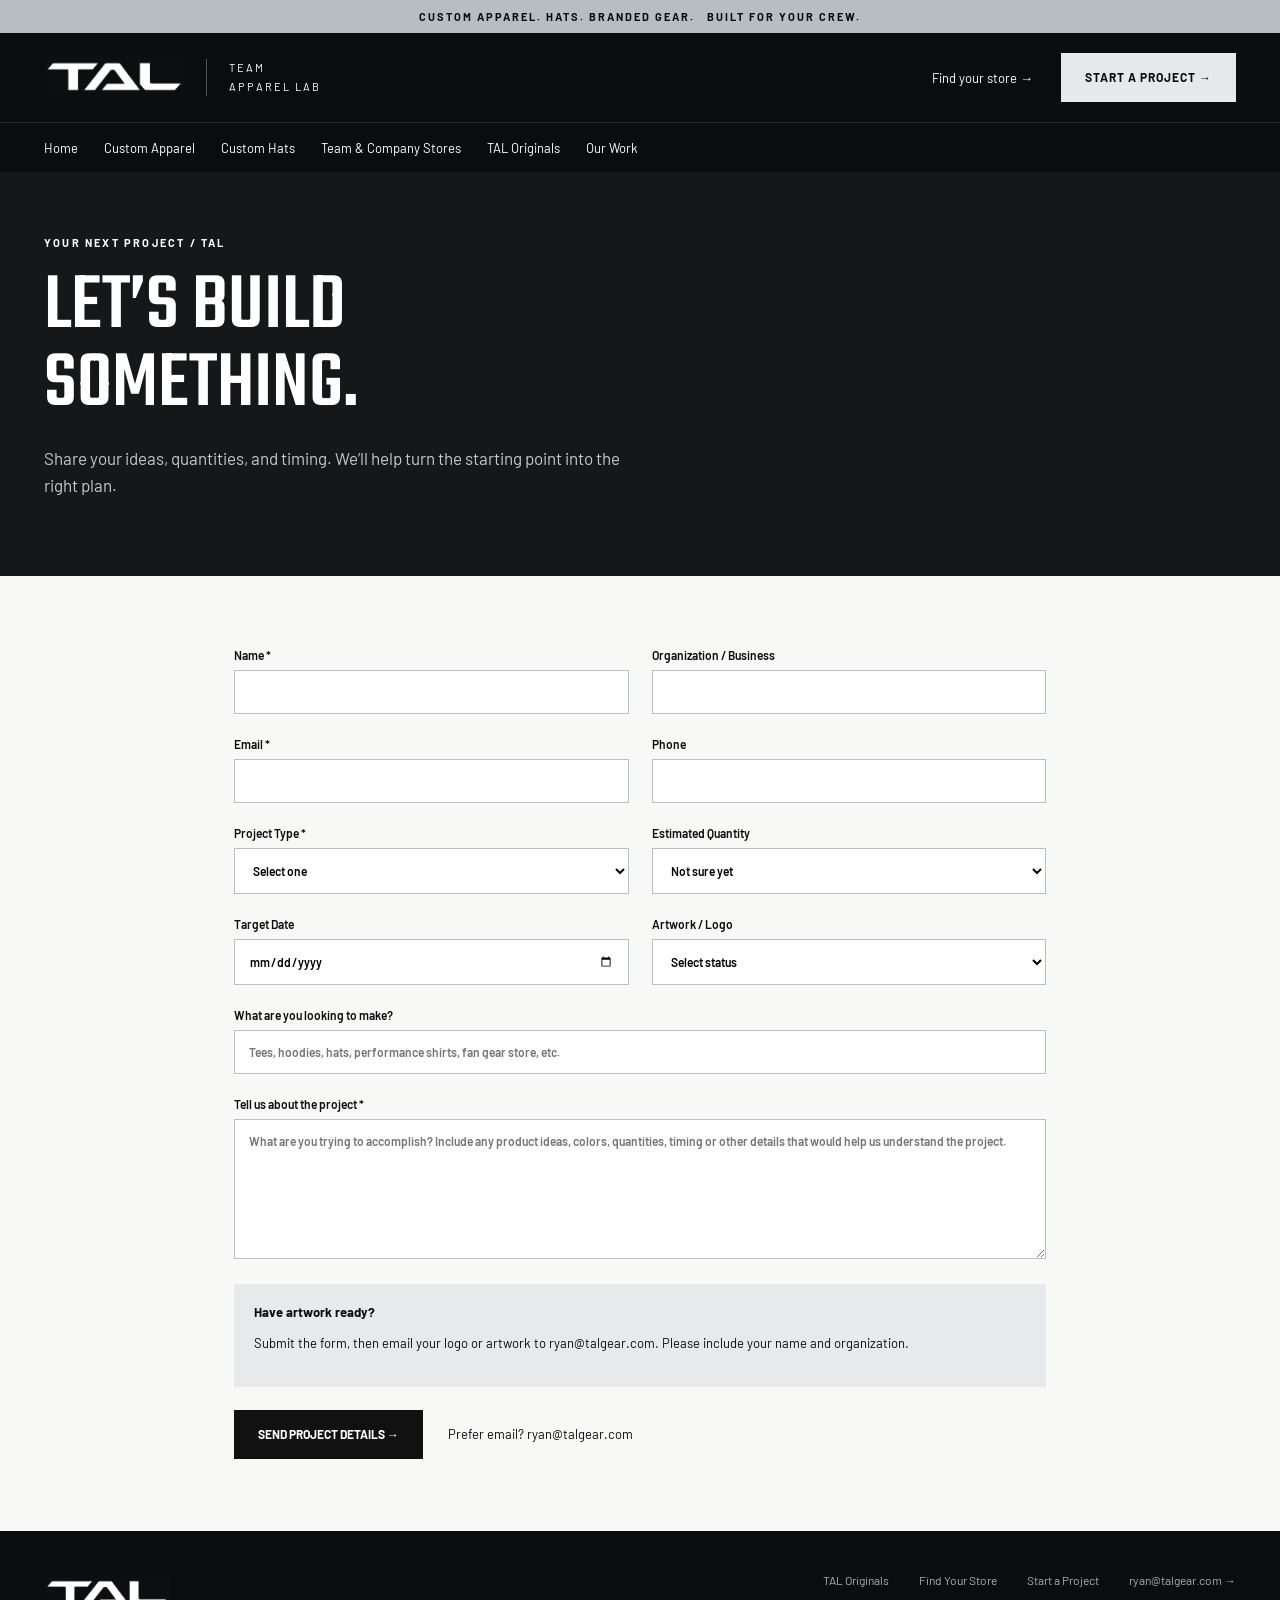
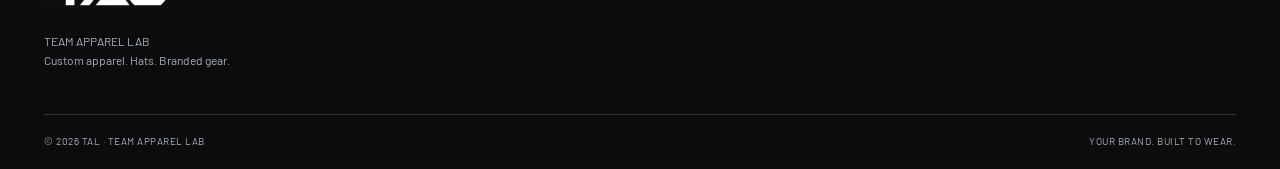
<file: start-a-project/index.html>
<!doctype html><html lang="en"><head><meta charset="UTF-8"><meta name="viewport" content="width=device-width, initial-scale=1"><title>Start a Project | TAL — Team Apparel Lab</title><meta name="description" content="Tell TAL about your custom apparel, headwear, or team store project."><link rel="canonical" href="https://talgear.com/start-a-project/"><meta property="og:title" content="Start a Project | TAL"><meta property="og:description" content="Tell TAL about your custom apparel, headwear, or team store project."><meta property="og:image" content="https://talgear.com/assets/tal-hero.png"><meta property="og:url" content="https://talgear.com/start-a-project/"><meta name="twitter:card" content="summary_large_image"><meta name="theme-color" content="#0b0c0d"><link rel="icon" href="/assets/favicon.ico"><link rel="apple-touch-icon" href="/assets/apple-touch-icon.png"><link rel="preconnect" href="https://fonts.googleapis.com"><link href="https://fonts.googleapis.com/css2?family=Barlow:wght@400;500;600;700&family=Teko:wght@400;500;600;700&display=swap" rel="stylesheet"><link rel="stylesheet" href="/tal-site.css"></head><body class=""><a class="skip" href="#main">Skip to content</a><div class="announce">CUSTOM APPAREL. HATS. BRANDED GEAR. &nbsp; BUILT FOR YOUR CREW.</div><header class="header"><div class="wrap headrow"><a class="brand" href="/" aria-label="TAL home"><img src="/assets/tal-logo.png" alt="TAL"><span>TEAM<br>APPAREL LAB</span></a><div class="headlinks"><a href="/team-stores/#find-store">Find your store →</a><a class="btn light" href="/start-a-project/">START A PROJECT →</a><button class="menu-toggle" aria-expanded="false" aria-controls="site-nav">MENU +</button></div></div><nav class="nav" id="site-nav" aria-label="Main navigation"><div class="wrap"><a href="/">Home</a><a href="/custom-apparel/">Custom Apparel</a><a href="/custom-hats/">Custom Hats</a><a href="/team-stores/">Team & Company Stores</a><a href="/tal-originals/">TAL Originals</a><a href="/our-work/">Our Work</a></div></nav></header><main id="main"><section class="pageintro"><div class="wrap"><div class="eyebrow">Your next project / TAL</div><h1>Let’s build<br>something.</h1><p>Share your ideas, quantities, and timing. We’ll help turn the starting point into the right plan.</p></div></section><section class="section"><div class="wrap formwrap"><form id="project-form" action="https://api.web3forms.com/submit" method="POST">
          <input type="hidden" name="access_key" value="8bf89171-8e86-49d8-bbdc-9a513361ef2a">
          <input type="hidden" name="subject" value="New TAL Project Inquiry">
          <input type="checkbox" name="botcheck" style="display:none" tabindex="-1" aria-hidden="true"><input type="hidden" name="from_name" value="TAL Website">
          <input type="hidden" name="redirect" value="https://talgear.com/start-a-project/?submitted=1">

          <div class="row">
            <label>
              <span>Name *</span>
              <input type="text" name="name" required autocomplete="name">
            </label>
            <label>
              <span>Organization / Business</span>
              <input type="text" name="organization" autocomplete="organization">
            </label>
          </div>

          <div class="row">
            <label>
              <span>Email *</span>
              <input type="email" name="email" required autocomplete="email">
            </label>
            <label>
              <span>Phone</span>
              <input type="tel" name="phone" autocomplete="tel">
            </label>
          </div>

          <div class="row">
            <label>
              <span>Project Type *</span>
              <select name="project_type" required>
                <option value="" selected disabled>Select one</option>
                <option>Team / School Apparel</option>
                <option>Fan Gear Store</option>
                <option>Business Apparel</option>
                <option>Custom Program</option>
                <option>TAL Lifestyle / Wholesale</option>
                <option>Patch Hats</option><option>Drinkware &amp; Branded Goods</option><option>Other</option>
              </select>
            </label>

            <label>
              <span>Estimated Quantity</span>
              <select name="estimated_quantity">
                <option value="" selected>Not sure yet</option>
                <option>1–24 pieces</option>
                <option>25–49 pieces</option>
                <option>50–99 pieces</option>
                <option>100–249 pieces</option>
                <option>250–499 pieces</option>
                <option>500+ pieces</option>
              </select>
            </label>
          </div>

          <div class="row">
            <label>
              <span>Target Date</span>
              <input type="date" name="target_date">
            </label>

            <label>
              <span>Artwork / Logo</span>
              <select name="artwork_status">
                <option value="" selected>Select status</option>
                <option>Artwork is ready</option>
                <option>We have a logo, but need help preparing it</option>
                <option>We need design help</option>
                <option>Not sure yet</option>
              </select>
            </label>
          </div>

          <label class="full">
            <span>What are you looking to make?</span>
            <input type="text" name="garment_needs" placeholder="Tees, hoodies, hats, performance shirts, fan gear store, etc.">
          </label>

          <label class="full">
            <span>Tell us about the project *</span>
            <textarea name="project_notes" required placeholder="What are you trying to accomplish? Include any product ideas, colors, quantities, timing or other details that would help us understand the project."></textarea>
          </label>

          <div class="art-note">
            <strong>Have artwork ready?</strong>
            <p>Submit the form, then email your logo or artwork to ryan@talgear.com. Please include your name and organization.</p>
          </div>

          <div class="submit-row">
            <button type="submit">SEND PROJECT DETAILS →</button>
            <p class="direct-email">Prefer email? <a href="mailto:ryan@talgear.com">ryan@talgear.com</a></p>
          </div>
        </form></div></section></main><footer><div class="wrap"><div class="footergrid"><div><a href="/" aria-label="TAL home"><img src="/assets/tal-logo.png" alt="TAL"></a><p>TEAM APPAREL LAB<br>Custom apparel. Hats. Branded gear.</p></div><div class="footlinks"><a href="/tal-originals/">TAL Originals</a><a href="/team-stores/">Find Your Store</a><a href="/start-a-project/">Start a Project</a><a href="mailto:ryan@talgear.com">ryan@talgear.com →</a></div></div><div class="footnote"><span>© 2026 TAL · TEAM APPAREL LAB</span><span>YOUR BRAND. BUILT TO WEAR.</span></div></div></footer><script src="/tal-site.js" defer></script></body></html>
</file>
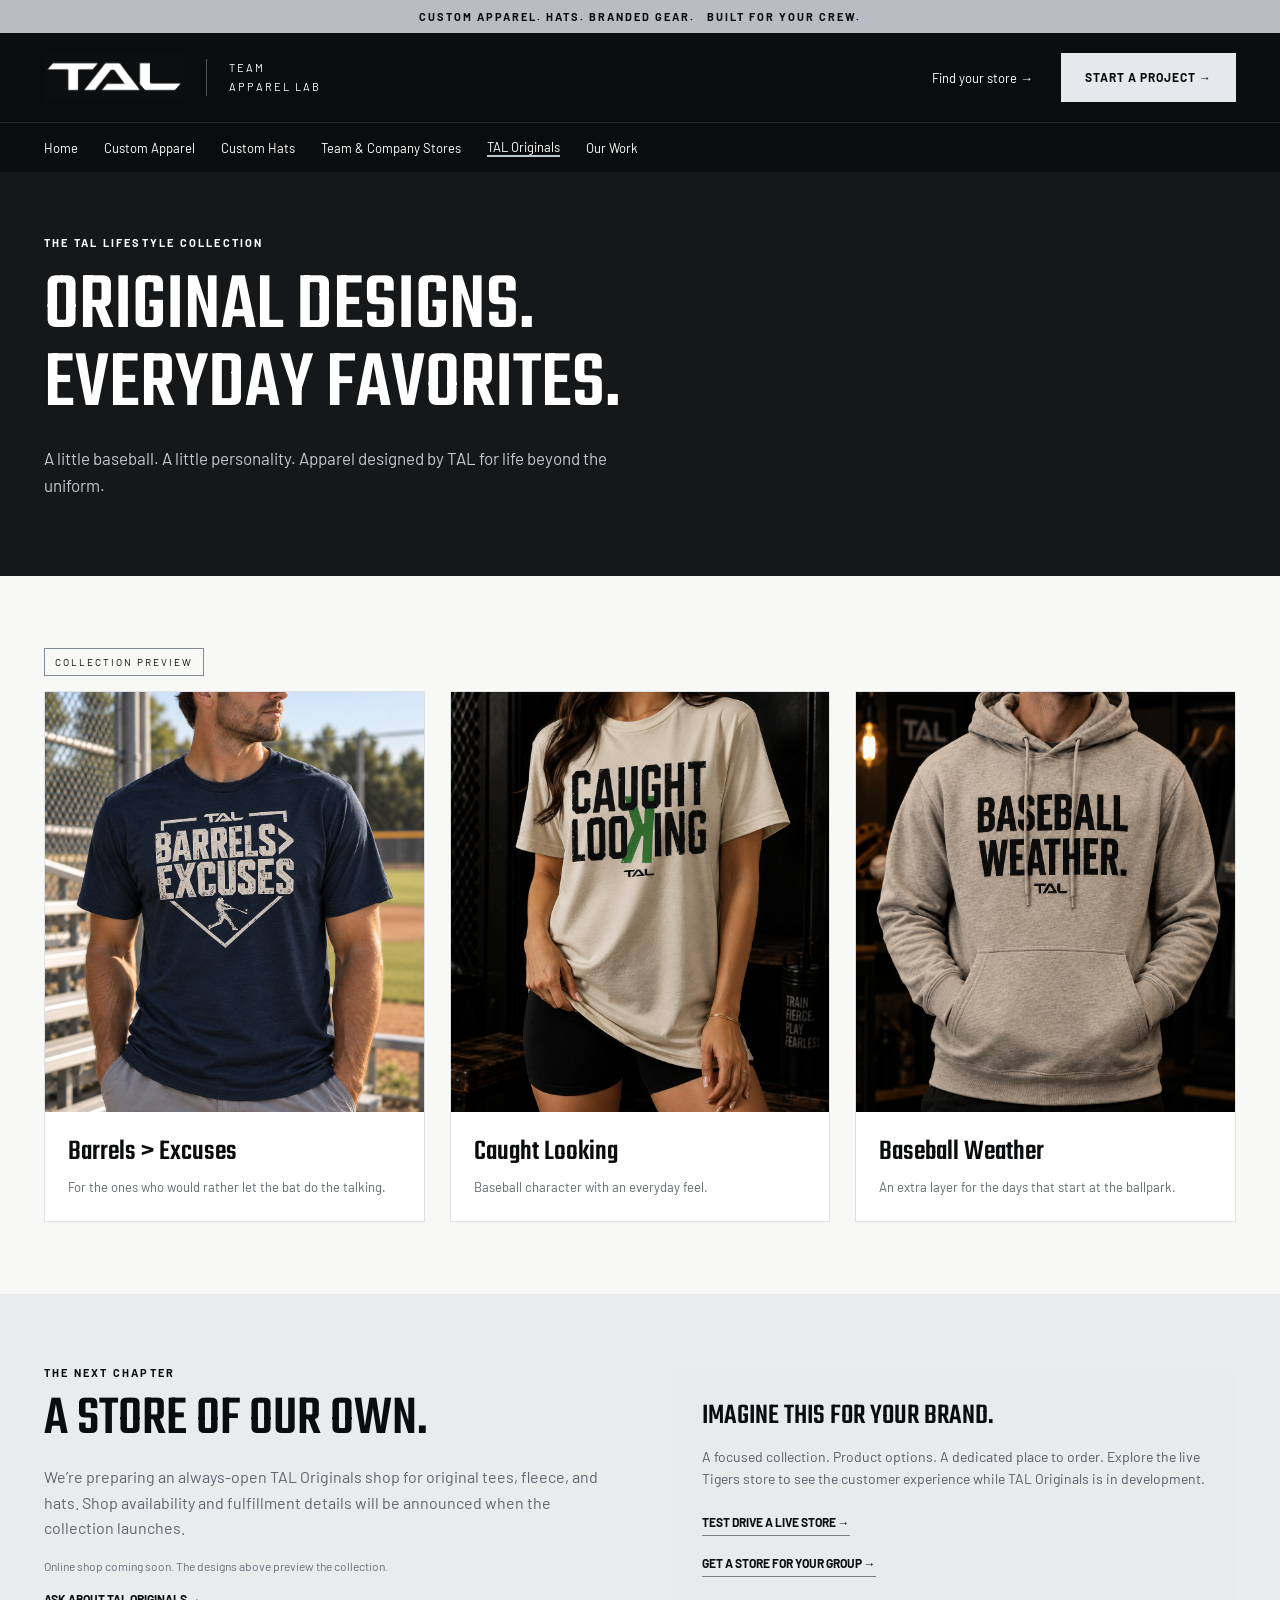
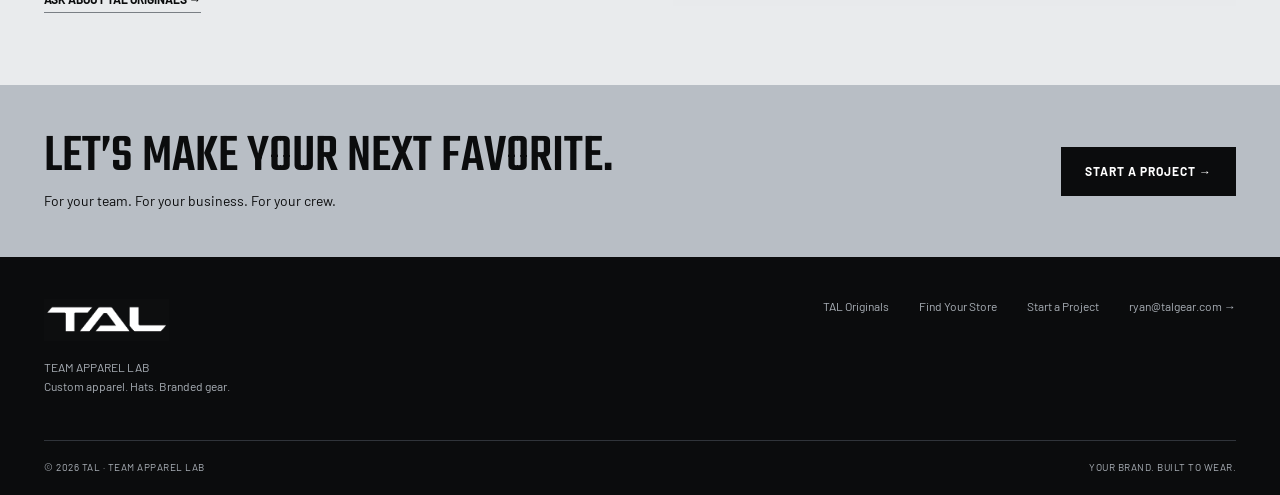
<file: tal-originals/index.html>
<!doctype html><html lang="en"><head><meta charset="UTF-8"><meta name="viewport" content="width=device-width, initial-scale=1"><title>TAL Originals | TAL — Team Apparel Lab</title><meta name="description" content="Original TAL lifestyle apparel for baseball weekends and everyday wear."><link rel="canonical" href="https://talgear.com/tal-originals/"><meta property="og:title" content="TAL Originals | TAL"><meta property="og:description" content="Original TAL lifestyle apparel for baseball weekends and everyday wear."><meta property="og:image" content="https://talgear.com/assets/tal-hero.png"><meta property="og:url" content="https://talgear.com/tal-originals/"><meta name="twitter:card" content="summary_large_image"><meta name="theme-color" content="#0b0c0d"><link rel="icon" href="/assets/favicon.ico"><link rel="apple-touch-icon" href="/assets/apple-touch-icon.png"><link rel="preconnect" href="https://fonts.googleapis.com"><link href="https://fonts.googleapis.com/css2?family=Barlow:wght@400;500;600;700&family=Teko:wght@400;500;600;700&display=swap" rel="stylesheet"><link rel="stylesheet" href="/tal-site.css"></head><body class=""><a class="skip" href="#main">Skip to content</a><div class="announce">CUSTOM APPAREL. HATS. BRANDED GEAR. &nbsp; BUILT FOR YOUR CREW.</div><header class="header"><div class="wrap headrow"><a class="brand" href="/" aria-label="TAL home"><img src="/assets/tal-logo.png" alt="TAL"><span>TEAM<br>APPAREL LAB</span></a><div class="headlinks"><a href="/team-stores/#find-store">Find your store →</a><a class="btn light" href="/start-a-project/">START A PROJECT →</a><button class="menu-toggle" aria-expanded="false" aria-controls="site-nav">MENU +</button></div></div><nav class="nav" id="site-nav" aria-label="Main navigation"><div class="wrap"><a href="/">Home</a><a href="/custom-apparel/">Custom Apparel</a><a href="/custom-hats/">Custom Hats</a><a href="/team-stores/">Team & Company Stores</a><a href="/tal-originals/" aria-current="page">TAL Originals</a><a href="/our-work/">Our Work</a></div></nav></header><main id="main"><section class="pageintro"><div class="wrap"><div class="eyebrow">The TAL lifestyle collection</div><h1>Original designs.<br>Everyday favorites.</h1><p>A little baseball. A little personality. Apparel designed by TAL for life beyond the uniform.</p></div></section><section class="section"><div class="wrap"><span class="originalbadge">COLLECTION PREVIEW</span><div class="grid3"><article class="picturecard lifestyle"><img src="/assets/barrels-excuses-lifestyle.png" alt="Barrels > Excuses" loading="lazy"><div class="caption"><h3>Barrels > Excuses</h3><p>For the ones who would rather let the bat do the talking.</p></div></article><article class="picturecard lifestyle"><img src="/assets/caught-looking-lifestyle.png" alt="Caught Looking" loading="lazy"><div class="caption"><h3>Caught Looking</h3><p>Baseball character with an everyday feel.</p></div></article><article class="picturecard lifestyle"><img src="/assets/baseball-weather-hoodie.png" alt="Baseball Weather" loading="lazy"><div class="caption"><h3>Baseball Weather</h3><p>An extra layer for the days that start at the ballpark.</p></div></article></div></div></section><section class="section soft"><div class="wrap split"><div><div class="eyebrow">The next chapter</div><h2 class="editorial-title">A store of our own.</h2><p class="bodycopy">We’re preparing an always-open TAL Originals shop for original tees, fleece, and hats. Shop availability and fulfillment details will be announced when the collection launches.</p><p class="smallcopy">Online shop coming soon. The designs above preview the collection.</p><a class="smalllink" href="mailto:ryan@talgear.com?subject=TAL%20Originals%20inquiry">ASK ABOUT TAL ORIGINALS →</a></div><div class="tile"><h3>Imagine this for your brand.</h3><p>A focused collection. Product options. A dedicated place to order. Explore the live Tigers store to see the customer experience while TAL Originals is in development.</p><a class="smalllink" style="margin-top:25px" href="https://item.store/illinoistigers" target="_blank" rel="noopener">TEST DRIVE A LIVE STORE →</a><br><a class="smalllink" style="margin-top:20px" href="/team-stores/">GET A STORE FOR YOUR GROUP →</a></div></div></section><section class="projectband"><div class="wrap"><div><h2>Let’s make your next favorite.</h2><p>For your team. For your business. For your crew.</p></div><a class="btn" href="/start-a-project/">START A PROJECT →</a></div></section></main><footer><div class="wrap"><div class="footergrid"><div><a href="/" aria-label="TAL home"><img src="/assets/tal-logo.png" alt="TAL"></a><p>TEAM APPAREL LAB<br>Custom apparel. Hats. Branded gear.</p></div><div class="footlinks"><a href="/tal-originals/">TAL Originals</a><a href="/team-stores/">Find Your Store</a><a href="/start-a-project/">Start a Project</a><a href="mailto:ryan@talgear.com">ryan@talgear.com →</a></div></div><div class="footnote"><span>© 2026 TAL · TEAM APPAREL LAB</span><span>YOUR BRAND. BUILT TO WEAR.</span></div></div></footer><script src="/tal-site.js" defer></script></body></html>
</file>
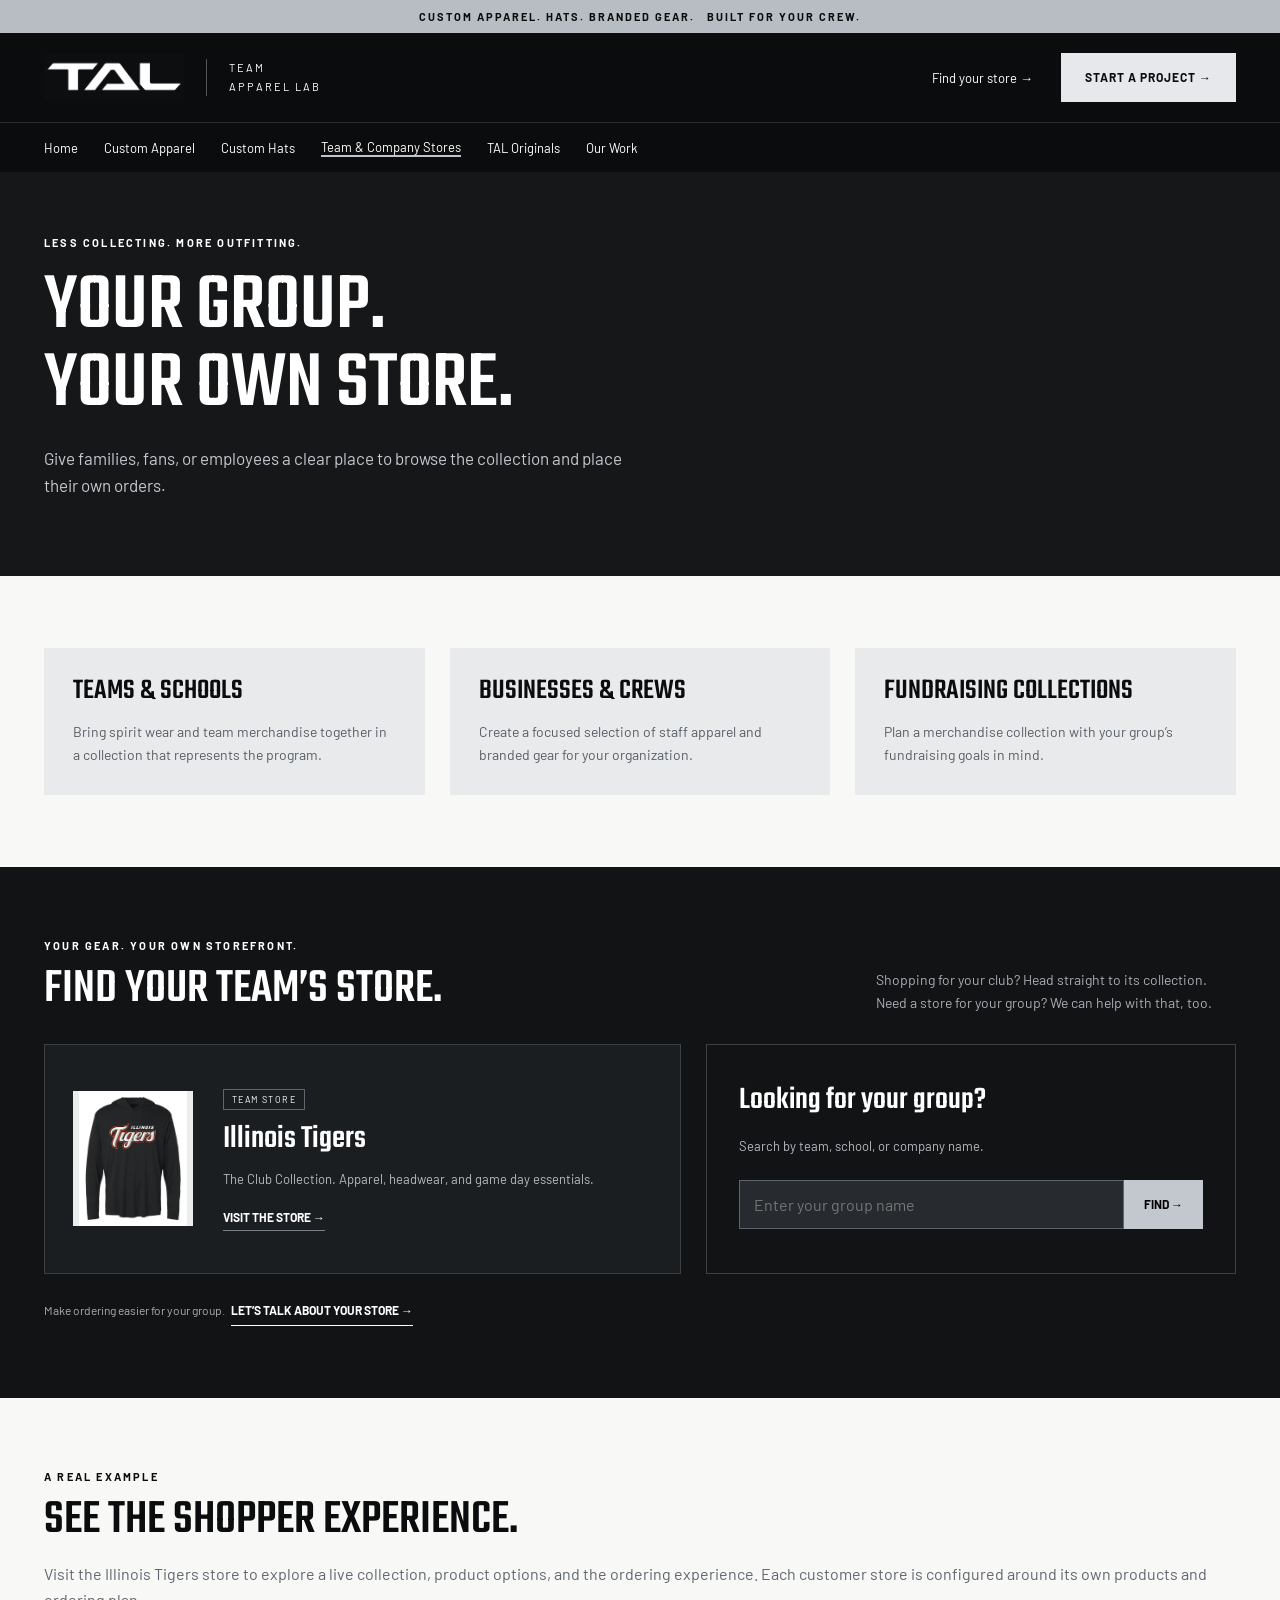
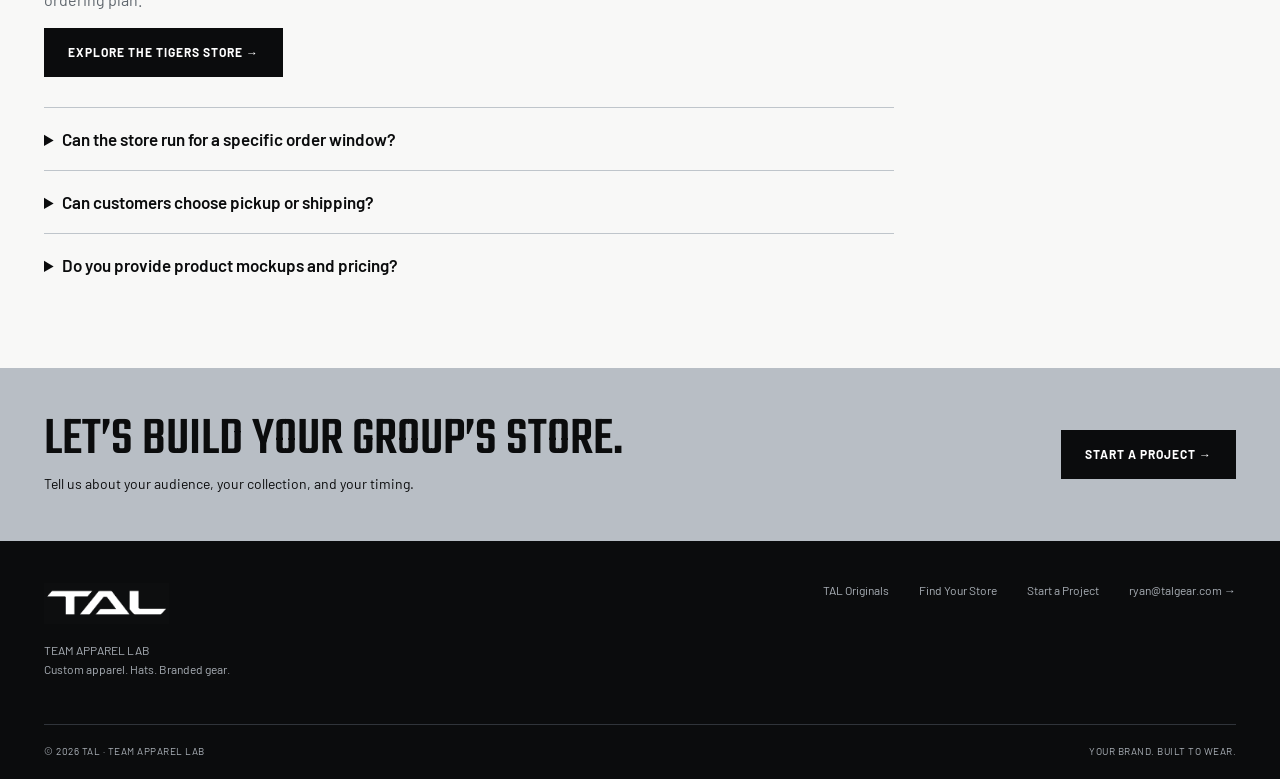
<file: team-stores/index.html>
<!doctype html><html lang="en"><head><meta charset="UTF-8"><meta name="viewport" content="width=device-width, initial-scale=1"><title>Team & Company Stores | TAL — Team Apparel Lab</title><meta name="description" content="Give your team, school, or company an online place to order branded gear."><link rel="canonical" href="https://talgear.com/team-stores/"><meta property="og:title" content="Team & Company Stores | TAL"><meta property="og:description" content="Give your team, school, or company an online place to order branded gear."><meta property="og:image" content="https://talgear.com/assets/tal-hero.png"><meta property="og:url" content="https://talgear.com/team-stores/"><meta name="twitter:card" content="summary_large_image"><meta name="theme-color" content="#0b0c0d"><link rel="icon" href="/assets/favicon.ico"><link rel="apple-touch-icon" href="/assets/apple-touch-icon.png"><link rel="preconnect" href="https://fonts.googleapis.com"><link href="https://fonts.googleapis.com/css2?family=Barlow:wght@400;500;600;700&family=Teko:wght@400;500;600;700&display=swap" rel="stylesheet"><link rel="stylesheet" href="/tal-site.css"></head><body class=""><a class="skip" href="#main">Skip to content</a><div class="announce">CUSTOM APPAREL. HATS. BRANDED GEAR. &nbsp; BUILT FOR YOUR CREW.</div><header class="header"><div class="wrap headrow"><a class="brand" href="/" aria-label="TAL home"><img src="/assets/tal-logo.png" alt="TAL"><span>TEAM<br>APPAREL LAB</span></a><div class="headlinks"><a href="/team-stores/#find-store">Find your store →</a><a class="btn light" href="/start-a-project/">START A PROJECT →</a><button class="menu-toggle" aria-expanded="false" aria-controls="site-nav">MENU +</button></div></div><nav class="nav" id="site-nav" aria-label="Main navigation"><div class="wrap"><a href="/">Home</a><a href="/custom-apparel/">Custom Apparel</a><a href="/custom-hats/">Custom Hats</a><a href="/team-stores/" aria-current="page">Team & Company Stores</a><a href="/tal-originals/">TAL Originals</a><a href="/our-work/">Our Work</a></div></nav></header><main id="main"><section class="pageintro"><div class="wrap"><div class="eyebrow">Less collecting. More outfitting.</div><h1>Your group.<br>Your own store.</h1><p>Give families, fans, or employees a clear place to browse the collection and place their own orders.</p></div></section><section class="section"><div class="wrap"><div class="grid3"><article class="tile"><h3>Teams & Schools</h3><p>Bring spirit wear and team merchandise together in a collection that represents the program.</p></article><article class="tile"><h3>Businesses & Crews</h3><p>Create a focused selection of staff apparel and branded gear for your organization.</p></article><article class="tile"><h3>Fundraising Collections</h3><p>Plan a merchandise collection with your group’s fundraising goals in mind.</p></article></div></div></section><section class="section stores" id="find-store"><div class="wrap"><div class="sectiontop"><div><div class="eyebrow">Your gear. Your own storefront.</div><h2>Find your team’s store.</h2></div><p>Shopping for your club? Head straight to its collection. Need a store for your group? We can help with that, too.</p></div><div class="storegrid"><article class="storecard"><img src="/assets/tal-hoodie.webp" alt="Tigers club apparel"><div><span class="tag">TEAM STORE</span><h3>Illinois Tigers</h3><p>The Club Collection. Apparel, headwear, and game day essentials.</p><a class="smalllink" href="https://item.store/illinoistigers" target="_blank" rel="noopener">VISIT THE STORE →</a></div></article><div class="findbox"><h3>Looking for your group?</h3><p>Search by team, school, or company name.</p><form id="store-search" class="searchrow"><input aria-label="Team, school, or company" placeholder="Enter your group name"><button>FIND →</button></form><div id="store-result" role="status"></div></div></div><p style="font-size:12px;color:#a9aeb4;margin:27px 0 0">Make ordering easier for your group. &nbsp; <a class="smalllink" href="/start-a-project/" style="background:none;border:0;border-bottom:1px solid;color:white;cursor:pointer" >LET’S TALK ABOUT YOUR STORE →</a></p></div></section><section class="section"><div class="wrap"><div class="eyebrow">A real example</div><h2>See the shopper experience.</h2><p class="bodycopy">Visit the Illinois Tigers store to explore a live collection, product options, and the ordering experience. Each customer store is configured around its own products and ordering plan.</p><a class="btn" href="https://item.store/illinoistigers" target="_blank" rel="noopener">EXPLORE THE TIGERS STORE →</a><div class="faq"><details><summary>Can the store run for a specific order window?</summary><p>We’ll plan the opening date, ordering deadline, production timing, and delivery approach with your group before launch.</p></details><details><summary>Can customers choose pickup or shipping?</summary><p>We’ll agree on the appropriate fulfillment options for the collection and explain those choices in the store.</p></details><details><summary>Do you provide product mockups and pricing?</summary><p>We’ll work through a curated product selection, artwork, pricing, and your approval before the store opens.</p></details></div></div></section><section class="projectband"><div class="wrap"><div><h2>Let’s build your group’s store.</h2><p>Tell us about your audience, your collection, and your timing.</p></div><a class="btn" href="/start-a-project/">START A PROJECT →</a></div></section></main><footer><div class="wrap"><div class="footergrid"><div><a href="/" aria-label="TAL home"><img src="/assets/tal-logo.png" alt="TAL"></a><p>TEAM APPAREL LAB<br>Custom apparel. Hats. Branded gear.</p></div><div class="footlinks"><a href="/tal-originals/">TAL Originals</a><a href="/team-stores/">Find Your Store</a><a href="/start-a-project/">Start a Project</a><a href="mailto:ryan@talgear.com">ryan@talgear.com →</a></div></div><div class="footnote"><span>© 2026 TAL · TEAM APPAREL LAB</span><span>YOUR BRAND. BUILT TO WEAR.</span></div></div></footer><script src="/tal-site.js" defer></script></body></html>
</file>
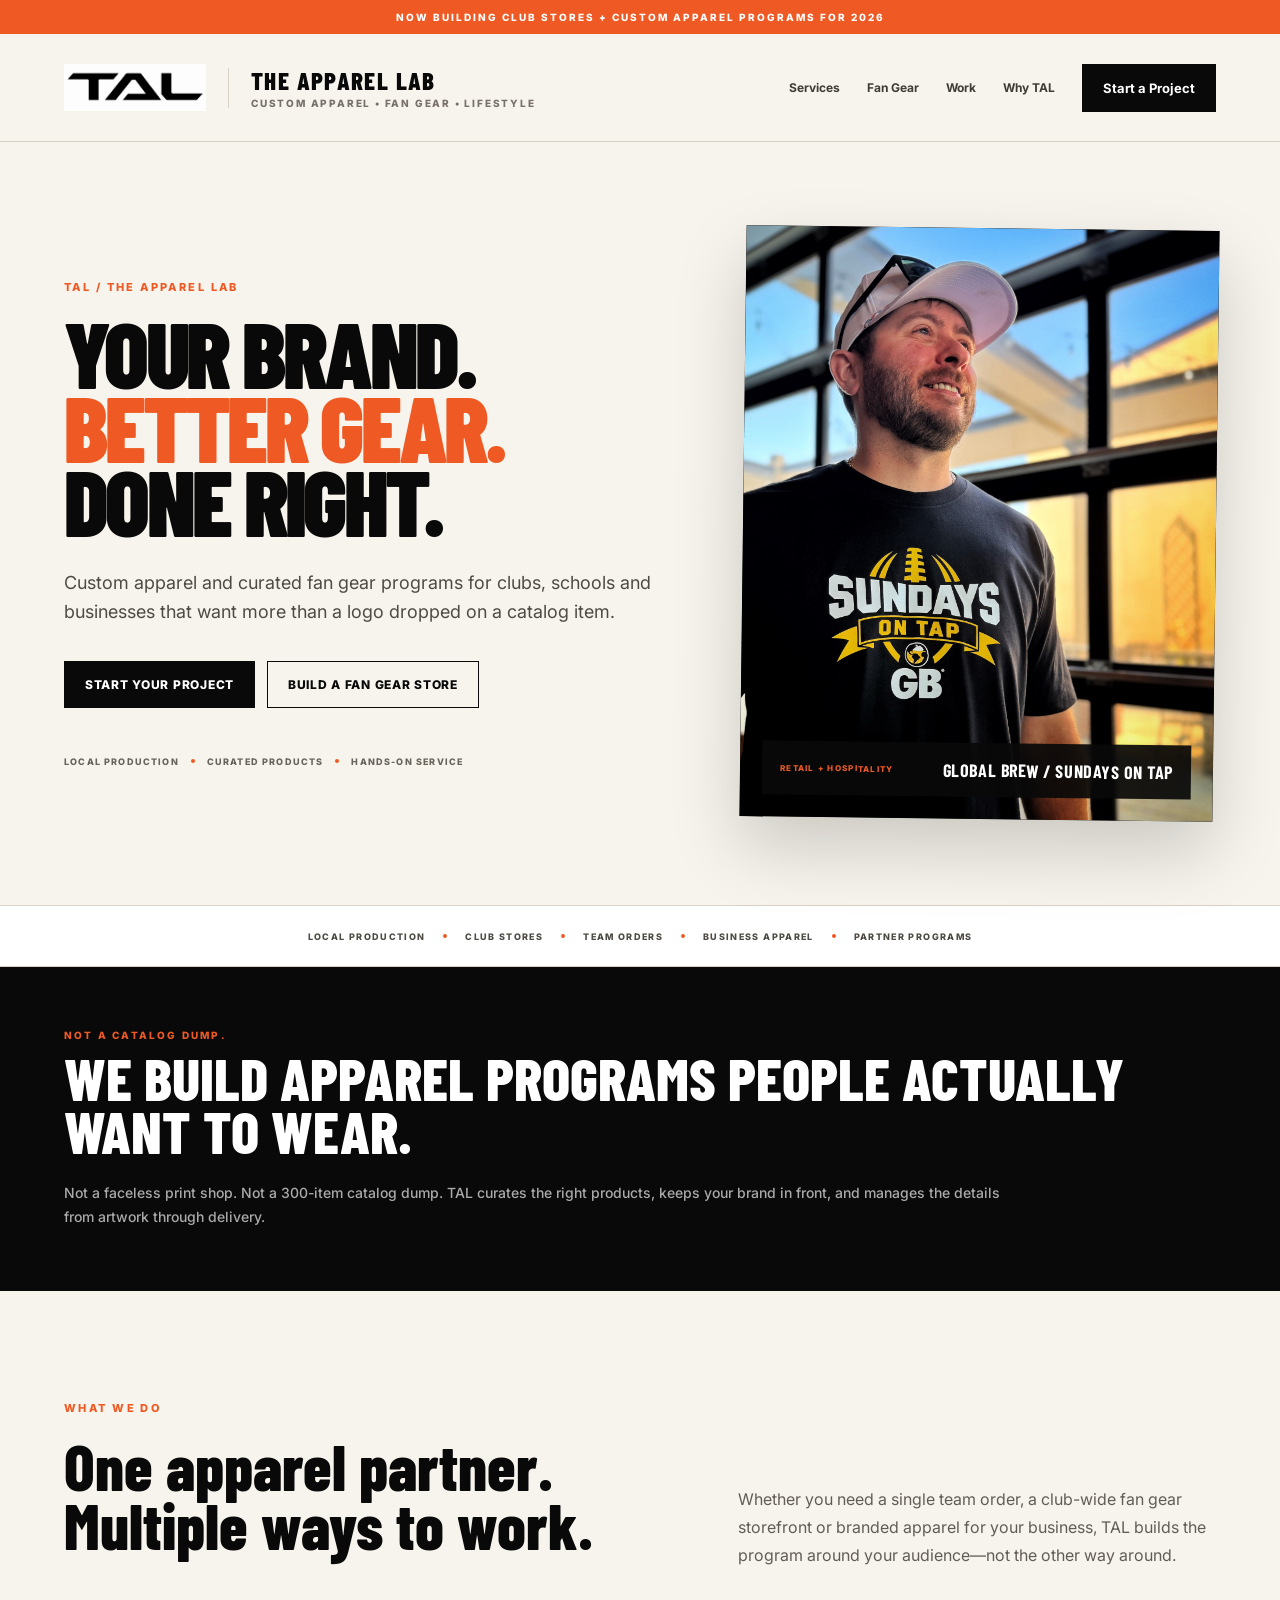
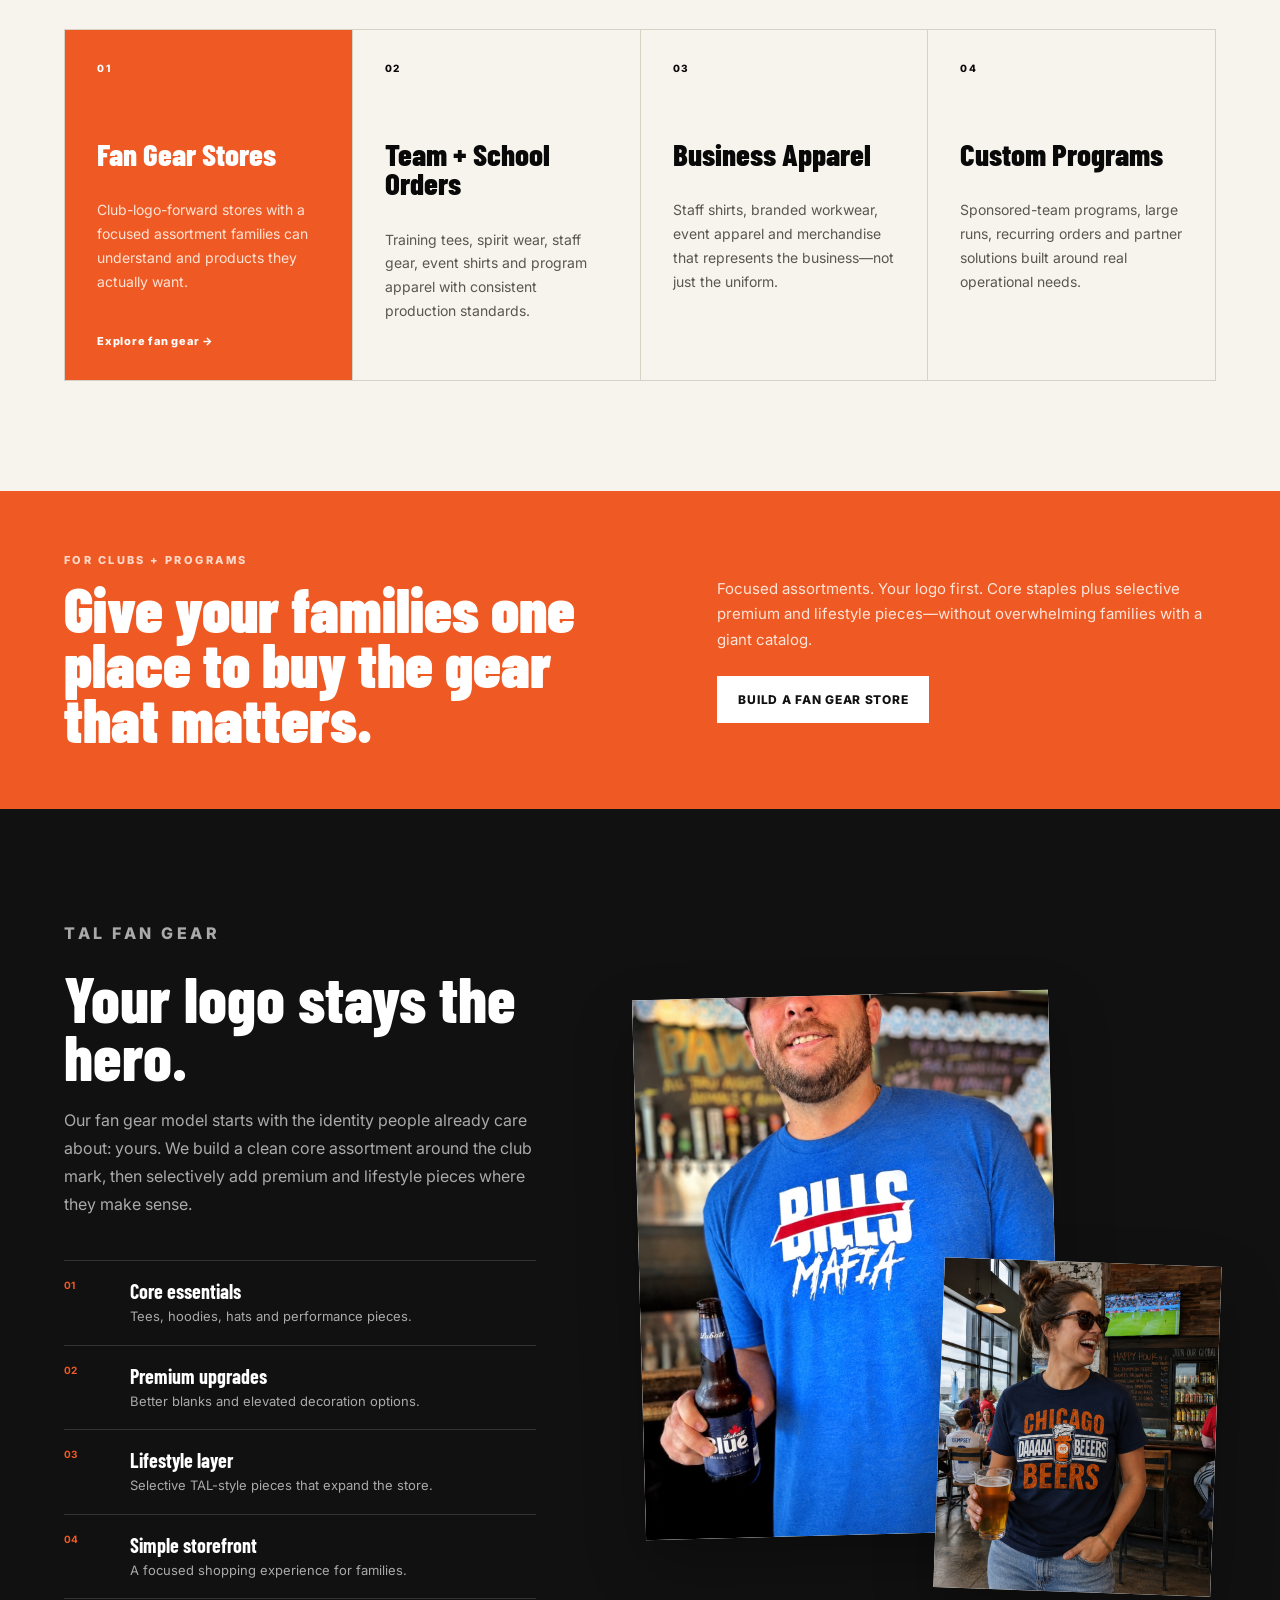
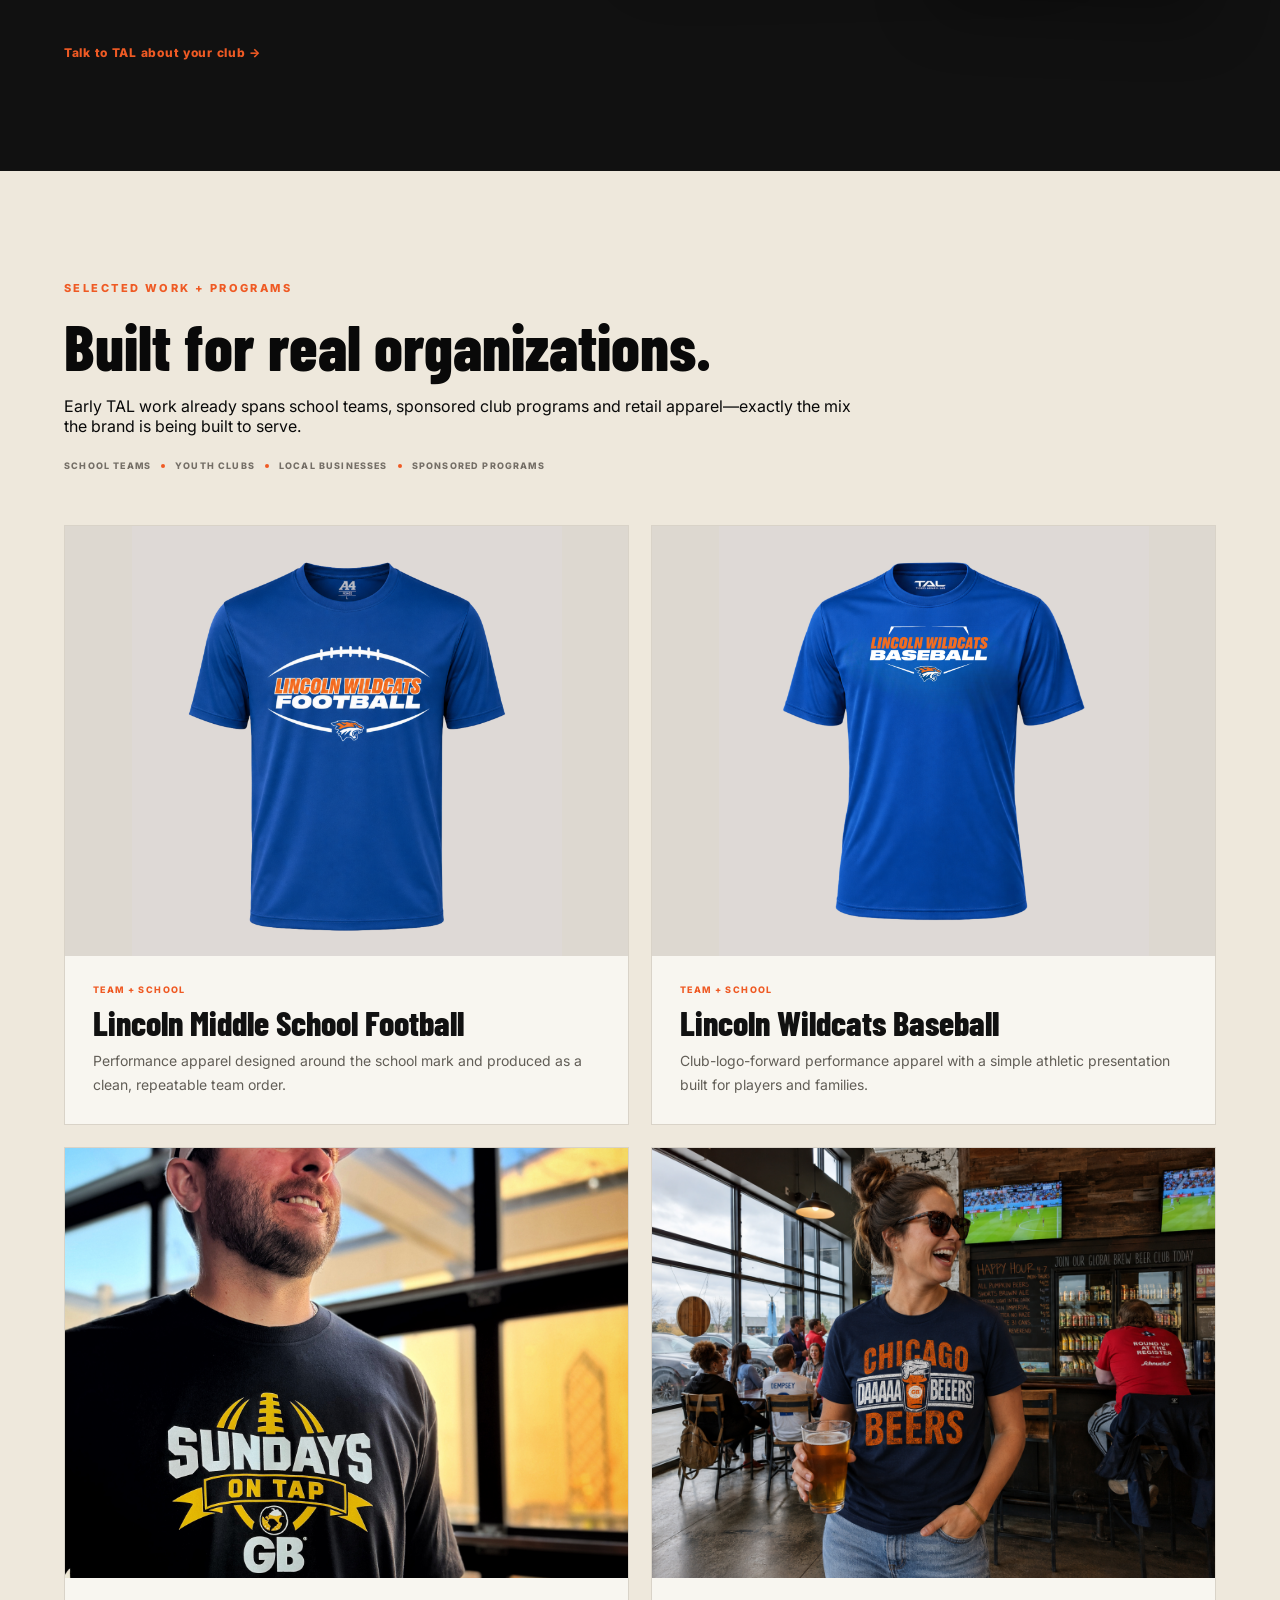
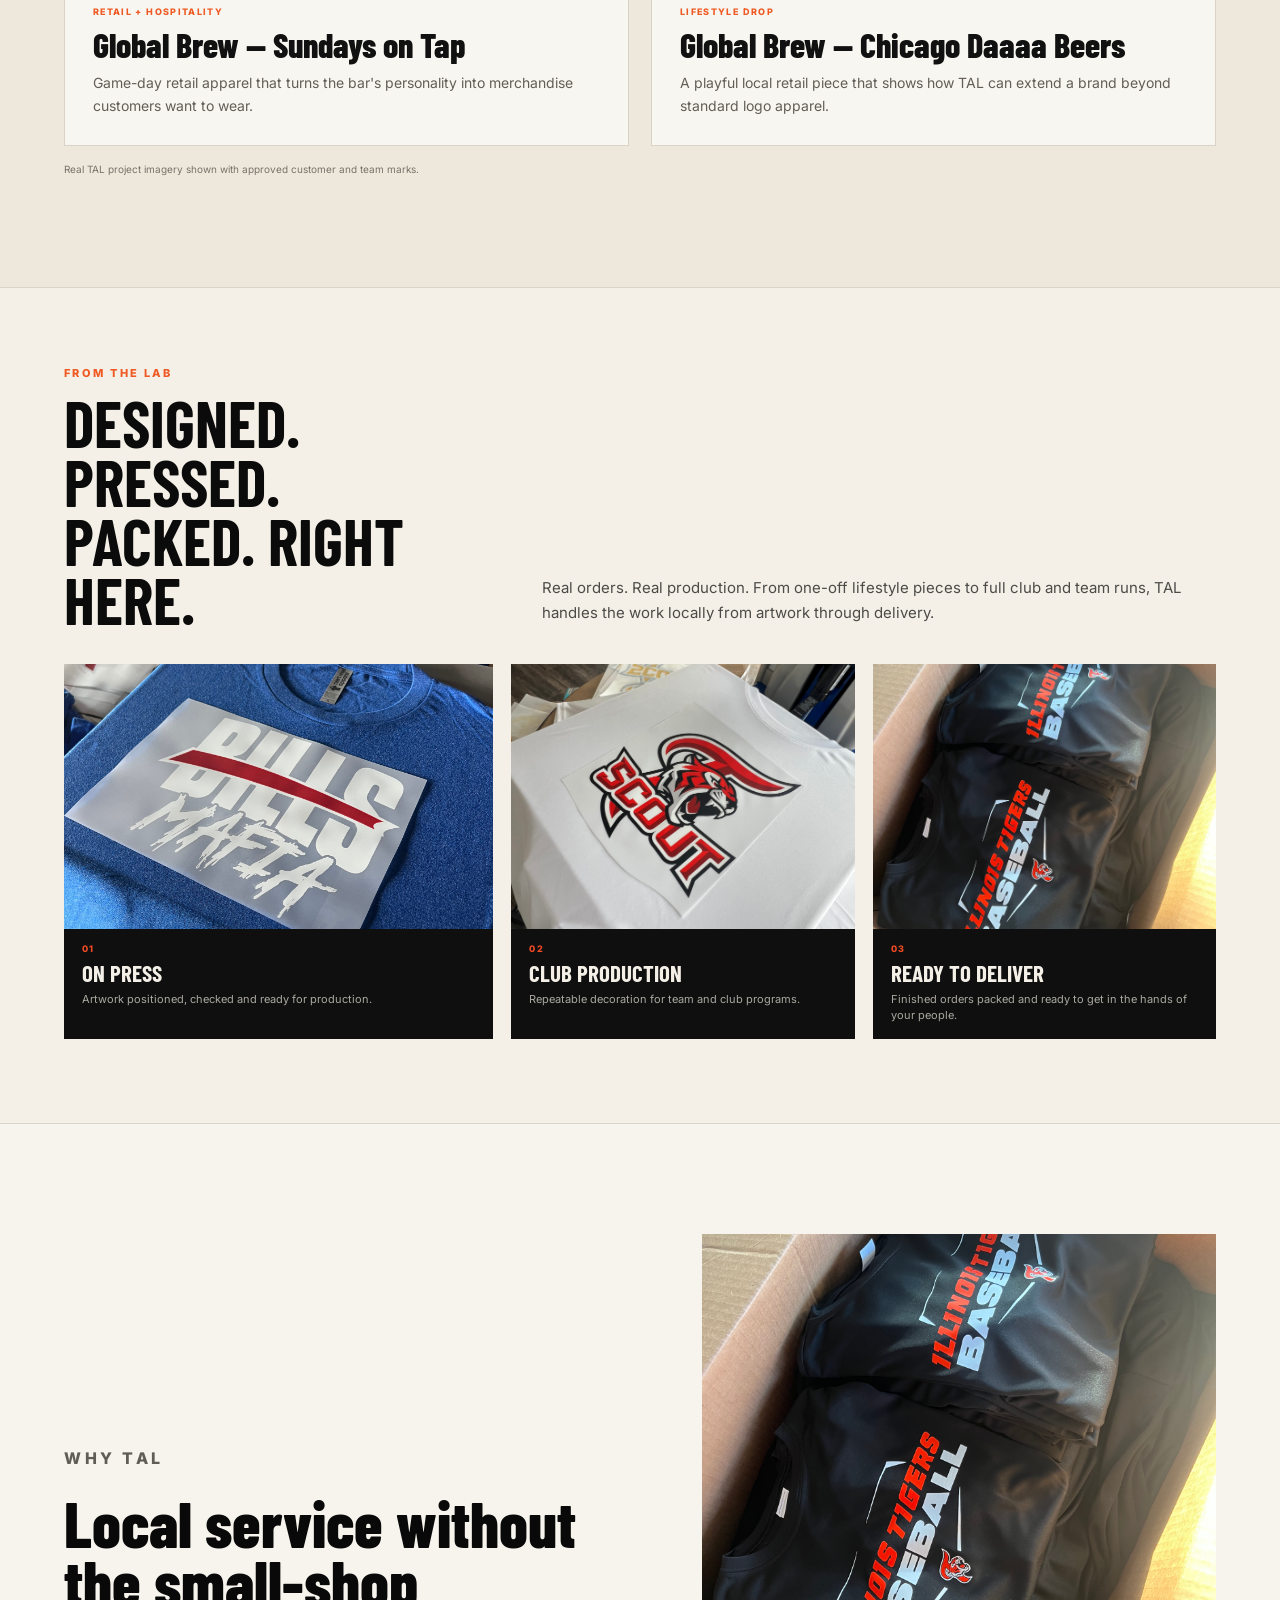
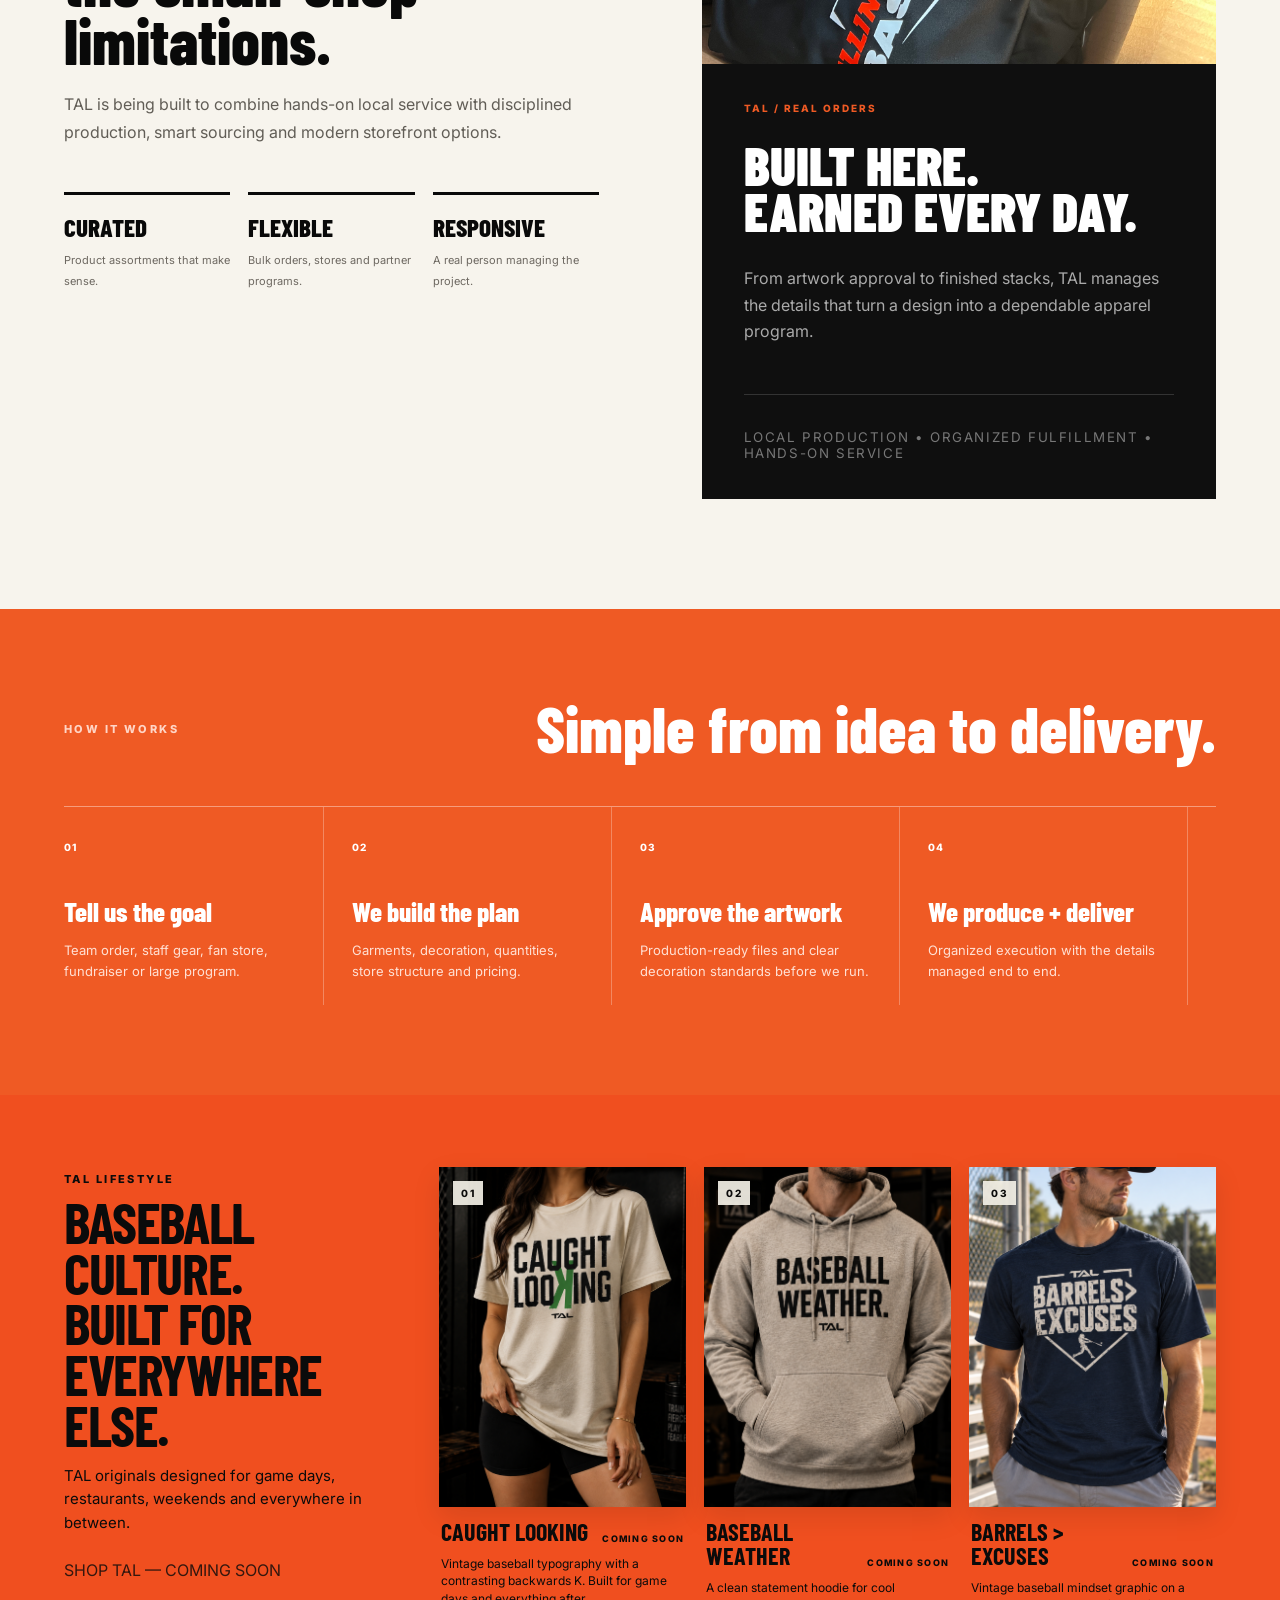
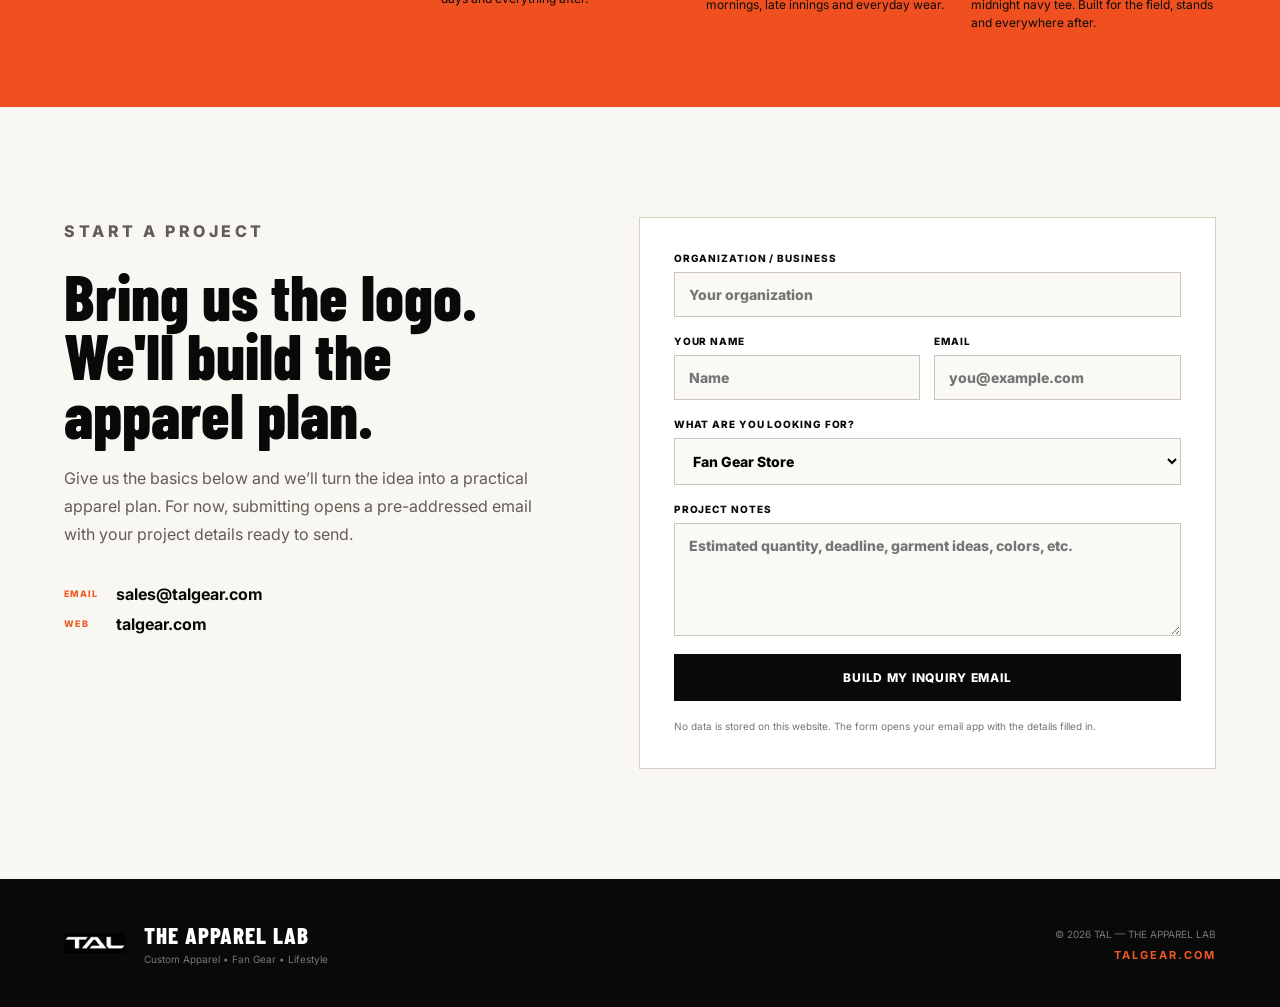
<file: index 2.html>
<!DOCTYPE html>
<html lang="en">
<head>
  <meta charset="UTF-8" />
  <meta name="viewport" content="width=device-width, initial-scale=1.0" />
  <meta name="theme-color" content="#0b0b0b" />
  <title>TAL | The Apparel Lab — Custom Apparel, Fan Gear & Lifestyle</title>
  <meta name="description" content="TAL — The Apparel Lab builds custom apparel, fan gear stores, team programs and lifestyle apparel for clubs, schools, businesses and communities." />
  <meta property="og:title" content="TAL | The Apparel Lab" />
  <meta property="og:description" content="Custom Apparel. Fan Gear. Lifestyle. Built local." />
  <meta property="og:type" content="website" />
  <meta property="og:url" content="https://talgear.com" />
  <link rel="preconnect" href="https://fonts.googleapis.com">
  <link rel="preconnect" href="https://fonts.gstatic.com" crossorigin>
  <link href="https://fonts.googleapis.com/css2?family=Barlow+Condensed:wght@500;600;700;800;900&family=Inter:wght@400;500;600;700&display=swap" rel="stylesheet">
  <link rel="stylesheet" href="styles.css" />
  <link rel="icon" href="assets/favicon.ico" sizes="any">
  <link rel="icon" type="image/png" sizes="32x32" href="assets/favicon-32x32.png">
  <link rel="icon" type="image/png" sizes="16x16" href="assets/favicon-16x16.png">
  <link rel="apple-touch-icon" sizes="180x180" href="assets/apple-touch-icon.png">
</head>
<body>
  <div class="announcement">NOW BUILDING CLUB STORES + CUSTOM APPAREL PROGRAMS FOR 2026</div>

  <header class="site-header">
    <a class="brand" href="#top" aria-label="TAL — The Apparel Lab home">
      <img class="brand-logo" src="assets/tal-logo.png" alt="TAL" onerror="this.style.display='none';document.querySelector('.brand-fallback').style.display='block'">
      <span class="brand-fallback">TAL</span>
      <span class="brand-name"><strong>THE APPAREL LAB</strong><small>CUSTOM APPAREL • FAN GEAR • LIFESTYLE</small></span>
    </a>
    <button class="menu-toggle" aria-label="Open menu" aria-expanded="false">MENU</button>
    <nav class="nav-links">
      <a href="#services">Services</a>
      <a href="#fan-gear">Fan Gear</a>
      <a href="#work">Work</a>
      <a href="#why-tal">Why TAL</a>
      <a href="start-a-project/" class="nav-cta">Start a Project</a>
    </nav>
  </header>

  <main id="top">
    <section class="hero">
      <div class="hero-content">
        <p class="eyebrow">TAL / THE APPAREL LAB</p>
        <h1>YOUR BRAND.<br><span>BETTER GEAR.</span><br>DONE RIGHT.</h1>
        <p class="hero-copy">Custom apparel and curated fan gear programs for clubs, schools and businesses that want more than a logo dropped on a catalog item.</p>
        <div class="hero-actions">
          <a href="#contact" class="btn btn-primary">Start Your Project</a>
          <a href="#fan-gear" class="btn btn-secondary">Build a Fan Gear Store</a>
        </div>
        <div class="hero-proof">
          <span>LOCAL PRODUCTION</span><i></i><span>CURATED PRODUCTS</span><i></i><span>HANDS-ON SERVICE</span>
        </div>
      </div>

      <div class="hero-photo" aria-label="Global Brew retail apparel produced by TAL">
        <img src="assets/global-brew-sundays.png" alt="Global Brew Sundays on Tap shirt" />
        <div class="photo-tag"><span>RETAIL + HOSPITALITY</span><strong>GLOBAL BREW / SUNDAYS ON TAP</strong></div>
      </div>
    </section>

    <section class="trust-strip" aria-label="TAL capabilities">
      <span>LOCAL PRODUCTION</span><i></i><span>CLUB STORES</span><i></i><span>TEAM ORDERS</span><i></i><span>BUSINESS APPAREL</span><i></i><span>PARTNER PROGRAMS</span>
    </section>

    <section class="positioning-strip">
      <p>NOT A CATALOG DUMP.</p>
      <h2>WE BUILD APPAREL PROGRAMS PEOPLE ACTUALLY WANT TO WEAR.</h2>
      <p class="positioning-copy">Not a faceless print shop. Not a 300-item catalog dump. TAL curates the right products, keeps your brand in front, and manages the details from artwork through delivery.</p>
    </section>

    <section id="services" class="section services">
      <div class="section-heading split-heading">
        <div>
          <p class="eyebrow">WHAT WE DO</p>
          <h2>One apparel partner.<br>Multiple ways to work.</h2>
        </div>
        <p>Whether you need a single team order, a club-wide fan gear storefront or branded apparel for your business, TAL builds the program around your audience—not the other way around.</p>
      </div>

      <div class="service-grid">
        <article class="service-card featured">
          <span class="number">01</span>
          <h3>Fan Gear Stores</h3>
          <p>Club-logo-forward stores with a focused assortment families can understand and products they actually want.</p>
          <a href="#fan-gear">Explore fan gear →</a>
        </article>
        <article class="service-card">
          <span class="number">02</span>
          <h3>Team + School Orders</h3>
          <p>Training tees, spirit wear, staff gear, event shirts and program apparel with consistent production standards.</p>
        </article>
        <article class="service-card">
          <span class="number">03</span>
          <h3>Business Apparel</h3>
          <p>Staff shirts, branded workwear, event apparel and merchandise that represents the business—not just the uniform.</p>
        </article>
        <article class="service-card">
          <span class="number">04</span>
          <h3>Custom Programs</h3>
          <p>Sponsored-team programs, large runs, recurring orders and partner solutions built around real operational needs.</p>
        </article>
      </div>
    </section>

    <section class="fan-store-cta">
      <div>
        <p class="eyebrow">FOR CLUBS + PROGRAMS</p>
        <h2>Give your families one place to buy the gear that matters.</h2>
      </div>
      <div class="fan-store-cta-copy">
        <p>Focused assortments. Your logo first. Core staples plus selective premium and lifestyle pieces—without overwhelming families with a giant catalog.</p>
        <a href="#contact" class="btn btn-light">Build a Fan Gear Store</a>
      </div>
    </section>

    <section id="fan-gear" class="section fan-gear-section">
      <div class="fan-copy">
        <p class="eyebrow">TAL FAN GEAR</p>
        <h2>Your logo stays the hero.</h2>
        <p>Our fan gear model starts with the identity people already care about: yours. We build a clean core assortment around the club mark, then selectively add premium and lifestyle pieces where they make sense.</p>
        <div class="feature-list">
          <div><b>01</b><span><strong>Core essentials</strong>Tees, hoodies, hats and performance pieces.</span></div>
          <div><b>02</b><span><strong>Premium upgrades</strong>Better blanks and elevated decoration options.</span></div>
          <div><b>03</b><span><strong>Lifestyle layer</strong>Selective TAL-style pieces that expand the store.</span></div>
          <div><b>04</b><span><strong>Simple storefront</strong>A focused shopping experience for families.</span></div>
        </div>
        <a href="#contact" class="text-link">Talk to TAL about your club →</a>
      </div>
      <div class="fan-visual photo-collage">
        <figure class="collage-main collage-main-bills"><img src="assets/global-brew-bills-mafia.png" alt="Global Brew Bills Mafia lifestyle shirt" /><figcaption>RETAIL + FAN CULTURE / GLOBAL BREW</figcaption></figure>
        <figure class="collage-small"><img src="assets/global-brew-daaaa-beers.png" alt="Global Brew Chicago Daaaa Beers retail shirt" /><figcaption>LIFESTYLE + RETAIL</figcaption></figure>
      </div>
    </section>

    <section id="work" class="section work-section">
      <div class="section-heading">
        <p class="eyebrow">SELECTED WORK + PROGRAMS</p>
        <h2>Built for real organizations.</h2>
        <p>Early TAL work already spans school teams, sponsored club programs and retail apparel—exactly the mix the brand is being built to serve.</p>
        <div class="client-proof">SCHOOL TEAMS <i></i> YOUTH CLUBS <i></i> LOCAL BUSINESSES <i></i> SPONSORED PROGRAMS</div>
      </div>

      <div class="work-grid photo-work-grid">
        <article class="work-card photo-card">
          <img src="assets/lincoln-football-shirt.png" alt="Lincoln Wildcats Football shirt" />
          <div class="work-copy"><span class="project-type">TEAM + SCHOOL</span><h3>Lincoln Middle School Football</h3><p>Performance apparel designed around the school mark and produced as a clean, repeatable team order.</p></div>
        </article>
        <article class="work-card photo-card">
          <img src="assets/lincoln-baseball-shirt.png" alt="Lincoln Wildcats Baseball shirt" />
          <div class="work-copy"><span class="project-type">TEAM + SCHOOL</span><h3>Lincoln Wildcats Baseball</h3><p>Club-logo-forward performance apparel with a simple athletic presentation built for players and families.</p></div>
        </article>
        <article class="work-card photo-card landscape-card">
          <img src="assets/global-brew-sundays.png" alt="Global Brew Sundays on Tap retail apparel" />
          <div class="work-copy"><span class="project-type">RETAIL + HOSPITALITY</span><h3>Global Brew — Sundays on Tap</h3><p>Game-day retail apparel that turns the bar's personality into merchandise customers want to wear.</p></div>
        </article>
        <article class="work-card photo-card landscape-card">
          <img src="assets/global-brew-daaaa-beers.png" alt="Global Brew Chicago Daaaa Beers retail apparel" />
          <div class="work-copy"><span class="project-type">LIFESTYLE DROP</span><h3>Global Brew — Chicago Daaaa Beers</h3><p>A playful local retail piece that shows how TAL can extend a brand beyond standard logo apparel.</p></div>
        </article>
      </div>
      <p class="work-note">Real TAL project imagery shown with approved customer and team marks.</p>
    </section>

  <section class="from-lab-section" id="from-the-lab">
    <div class="section-shell from-lab-shell">
      <div class="from-lab-header">
        <span class="eyebrow">FROM THE LAB</span>
        <h2>Designed. Pressed.<br>Packed. Right here.</h2>
        <p>Real orders. Real production. From one-off lifestyle pieces to full club and team runs, TAL handles the work locally from artwork through delivery.</p>
      </div>

      <div class="from-lab-grid">
        <figure class="from-lab-card from-lab-card-large">
          <img src="assets/bills-mafia-production.jpg" alt="Bills Mafia transfer positioned on a blue shirt at the heat press">
          <figcaption>
            <span>01</span>
            <strong>ON PRESS</strong>
            <p>Artwork positioned, checked and ready for production.</p>
          </figcaption>
        </figure>

        <figure class="from-lab-card">
          <img src="assets/scout-shirt-production.jpg" alt="Scout team shirt with transfer positioned for production">
          <figcaption>
            <span>02</span>
            <strong>CLUB PRODUCTION</strong>
            <p>Repeatable decoration for team and club programs.</p>
          </figcaption>
        </figure>

        <figure class="from-lab-card">
          <img src="assets/illinois-tigers-box.jpg" alt="Finished Illinois Tigers apparel packed in a shipping box">
          <figcaption>
            <span>03</span>
            <strong>READY TO DELIVER</strong>
            <p>Finished orders packed and ready to get in the hands of your people.</p>
          </figcaption>
        </figure>
      </div>
    </div>
  </section>


    <section id="why-tal" class="section why-tal">
      <div class="why-copy">
        <p class="eyebrow">WHY TAL</p>
        <h2>Local service without the small-shop limitations.</h2>
        <p>TAL is being built to combine hands-on local service with disciplined production, smart sourcing and modern storefront options.</p>
        <div class="metrics">
          <div><strong>CURATED</strong><span>Product assortments that make sense.</span></div>
          <div><strong>FLEXIBLE</strong><span>Bulk orders, stores and partner programs.</span></div>
          <div><strong>RESPONSIVE</strong><span>A real person managing the project.</span></div>
        </div>
      </div>
      <div class="why-visual">
        <img src="assets/illinois-tigers-box.jpg" alt="Finished Illinois Tigers Baseball apparel order packed by TAL" />
        <div class="manifesto compact">
          <span>TAL / REAL ORDERS</span>
          <h3>BUILT HERE.<br>EARNED EVERY DAY.</h3>
          <p>From artwork approval to finished stacks, TAL manages the details that turn a design into a dependable apparel program.</p>
          <div class="rule"></div>
          <small>LOCAL PRODUCTION • ORGANIZED FULFILLMENT • HANDS-ON SERVICE</small>
        </div>
      </div>
    </section>

    <section class="process-section">
      <div class="process-head">
        <p class="eyebrow">HOW IT WORKS</p>
        <h2>Simple from idea to delivery.</h2>
      </div>
      <div class="process-grid">
        <div><span>01</span><h3>Tell us the goal</h3><p>Team order, staff gear, fan store, fundraiser or large program.</p></div>
        <div><span>02</span><h3>We build the plan</h3><p>Garments, decoration, quantities, store structure and pricing.</p></div>
        <div><span>03</span><h3>Approve the artwork</h3><p>Production-ready files and clear decoration standards before we run.</p></div>
        <div><span>04</span><h3>We produce + deliver</h3><p>Organized execution with the details managed end to end.</p></div>
      </div>
    </section>

    
  
  <section class="lifestyle-section" id="lifestyle">
    <div class="section-shell lifestyle-shell">
      <div class="lifestyle-copy">
        <span class="eyebrow">TAL LIFESTYLE</span>
        <h2>Baseball culture.<br>Built for everywhere else.</h2>
        <p>TAL originals designed for game days, restaurants, weekends and everywhere in between.</p>
        <a class="button button-dark button-disabled" href="#" aria-disabled="true">SHOP TAL — COMING SOON</a>
      </div>

      <div class="lifestyle-grid" aria-label="TAL Lifestyle collection preview">
        <article class="lifestyle-card lifestyle-product-card">
          <div class="lifestyle-product-image">
            <img src="assets/caught-looking-lifestyle.png" alt="Caught Looking TAL lifestyle tee">
            <span class="lifestyle-product-number">01</span>
          </div>
          <div class="lifestyle-product-meta">
            <strong>CAUGHT LOOKING</strong>
            <span>COMING SOON</span>
          </div>
          <p>Vintage baseball typography with a contrasting backwards K. Built for game days and everything after.</p>
        </article>

        <article class="lifestyle-card lifestyle-product-card">
          <div class="lifestyle-product-image">
            <img src="assets/baseball-weather-hoodie.png" alt="Baseball Weather TAL hoodie">
            <span class="lifestyle-product-number">02</span>
          </div>
          <div class="lifestyle-product-meta">
            <strong>BASEBALL WEATHER</strong>
            <span>COMING SOON</span>
          </div>
          <p>A clean statement hoodie for cool mornings, late innings and everyday wear.</p>
        </article>

        <article class="lifestyle-card lifestyle-product-card">
          <div class="lifestyle-product-image">
            <img src="assets/barrels-excuses-lifestyle.png" alt="Barrels Greater Than Excuses TAL lifestyle tee">
            <span class="lifestyle-product-number">03</span>
          </div>
          <div class="lifestyle-product-meta">
            <strong>BARRELS &gt; EXCUSES</strong>
            <span>COMING SOON</span>
          </div>
          <p>Vintage baseball mindset graphic on a midnight navy tee. Built for the field, stands and everywhere after.</p>
        </article>
      </div>
    </div>
  </section>


<section id="contact" class="section contact-section">
      <div class="contact-intro">
        <p class="eyebrow">START A PROJECT</p>
        <h2>Bring us the logo.<br>We'll build the apparel plan.</h2>
        <p>Give us the basics below and we’ll turn the idea into a practical apparel plan. For now, submitting opens a pre-addressed email with your project details ready to send.</p>
        <div class="contact-direct">
          <span>EMAIL</span>
          <a href="mailto:sales@talgear.com">sales@talgear.com</a>
          <span>WEB</span>
          <a href="https://talgear.com">talgear.com</a>
        </div>
      </div>

      <form id="project-form" class="project-form">
        <label>Organization / Business<input type="text" id="org" required placeholder="Your organization"></label>
        <div class="form-row">
          <label>Your Name<input type="text" id="name" required placeholder="Name"></label>
          <label>Email<input type="email" id="email" required placeholder="you@example.com"></label>
        </div>
        <label>What are you looking for?
          <select id="project-type">
            <option>Fan Gear Store</option>
            <option>Team / School Order</option>
            <option>Business Apparel</option>
            <option>Sponsored / Partner Program</option>
            <option>Other Custom Apparel</option>
          </select>
        </label>
        <label>Project Notes<textarea id="notes" rows="5" placeholder="Estimated quantity, deadline, garment ideas, colors, etc."></textarea></label>
        <button type="submit" class="btn btn-primary form-button">Build My Inquiry Email</button>
        <small>No data is stored on this website. The form opens your email app with the details filled in.</small>
      </form>
    </section>
  </main>

  <footer>
    <div class="footer-brand">
      <img src="assets/tal-logo.png" alt="TAL" onerror="this.style.display='none'">
      <div><strong>THE APPAREL LAB</strong><span>Custom Apparel • Fan Gear • Lifestyle</span></div>
    </div>
    <div class="footer-right"><span>© 2026 TAL — THE APPAREL LAB</span><b>TALGEAR.COM</b></div>
  </footer>

  <script>
    const toggle = document.querySelector('.menu-toggle');
    const nav = document.querySelector('.nav-links');
    toggle.addEventListener('click', () => {
      const open = nav.classList.toggle('open');
      toggle.setAttribute('aria-expanded', open ? 'true' : 'false');
    });
    nav.querySelectorAll('a').forEach(a => a.addEventListener('click', () => nav.classList.remove('open')));

    document.getElementById('project-form').addEventListener('submit', function(e){
      e.preventDefault();
      const org = document.getElementById('org').value.trim();
      const name = document.getElementById('name').value.trim();
      const email = document.getElementById('email').value.trim();
      const type = document.getElementById('project-type').value;
      const notes = document.getElementById('notes').value.trim();
      const subject = encodeURIComponent(`TAL Project Inquiry — ${org}`);
      const body = encodeURIComponent(`Organization / Business: ${org}\nName: ${name}\nEmail: ${email}\nProject Type: ${type}\n\nProject Notes:\n${notes || 'No additional notes provided.'}`);
      window.location.href = `mailto:sales@talgear.com?subject=${subject}&body=${body}`;
    });
  </script>
</body>
</html>
</file>
<file: tal-site.css>
:root{--ink:#0b0c0d;--graphite:#34383c;--silver:#b5bac1;--line:#d9dce0}*{box-sizing:border-box}html{scroll-behavior:smooth;scroll-padding-top:30px}body{margin:0;background:#f8f8f7;color:var(--ink);font-family:Barlow,Arial,sans-serif}button,input,select,textarea{font:inherit}a{color:inherit;text-decoration:none}button,a{touch-action:manipulation}button{cursor:pointer}.wrap{max-width:1280px;margin:auto;padding:0 44px}.announce{background:#b8bdc3;text-align:center;padding:10px 20px;font-size:11px;letter-spacing:2px;font-weight:700}.header{background:var(--ink);color:white}.headrow{height:89px;display:flex;align-items:center;justify-content:space-between;gap:22px}.brand{display:flex;gap:22px;align-items:center}.brand img{width:140px;filter:invert(1);mix-blend-mode:screen}.brand span{border-left:1px solid #515458;padding-left:22px;font-size:11px;letter-spacing:2px;line-height:1.7}.headlinks{display:flex;gap:28px;align-items:center;font-size:13px}.nav{border-top:1px solid #292b2d}.nav .wrap{display:flex;gap:30px;align-items:center;height:48px;font-size:13px}.nav a:hover{color:var(--silver)}.nav a:last-child{margin-left:auto}.btn{display:inline-flex;justify-content:center;align-items:center;gap:24px;border:1px solid var(--ink);background:var(--ink);color:#fff;padding:16px 23px;font-size:12px;font-weight:700;letter-spacing:1px;min-height:48px}.btn.light{background:#e6e8eb;border-color:#e6e8eb;color:#0b0c0d}.btn.outline{background:transparent;border-color:#696d73;color:white}.btn:hover{background:#454b52;color:#fff}.eyebrow{font-size:11px;font-weight:700;letter-spacing:2.2px;text-transform:uppercase}.hero{position:relative;min-height:570px;background:#17191a;overflow:hidden;color:white}.hero:after{content:"";position:absolute;inset:0;background:linear-gradient(90deg,rgba(5,6,7,.93),rgba(5,6,7,.7) 28%,transparent 65%)}.hero-photo{position:absolute;right:0;top:0;width:77%;height:100%;object-fit:cover;object-position:70% 55%}.hero-content{position:relative;z-index:1;padding-top:78px;padding-bottom:75px;max-width:650px}.hero h1{font-family:Teko,'Arial Narrow',Impact,sans-serif;font-size:91px;font-weight:600;line-height:.94;text-transform:uppercase;margin:25px 0 23px;letter-spacing:.3px}.hero h1 span{color:#b5bac1}.hero p{font-size:17px;line-height:1.6;color:#d2d4d7;max-width:390px;margin-bottom:29px}.actions{display:flex;gap:12px;flex-wrap:wrap}.hero-label{position:absolute;bottom:28px;right:44px;color:#c7cbd0;z-index:1;font-size:10px;letter-spacing:2px}.benefits{background:#e6e8eb;border-bottom:1px solid var(--line)}.benefits .wrap{display:grid;grid-template-columns:repeat(3,1fr);padding-top:20px;padding-bottom:20px}.benefits div div{font-size:12px;font-weight:600;text-align:center;border-right:1px solid #bcc1c7}.benefits div div:last-child{border:0}section.section{padding:72px 0}.sectiontop{display:flex;justify-content:space-between;align-items:end;margin-bottom:30px;gap:30px}h2{font:500 49px/1 Teko,'Arial Narrow',Impact,sans-serif;text-transform:uppercase;margin:13px 0 0}p{line-height:1.6}.sectiontop p{font-size:14px;color:#62676c;max-width:360px;margin:0}.offerings{display:grid;grid-template-columns:repeat(4,1fr);gap:19px}.offer{border:0;padding:0;background:transparent;text-align:left;color:var(--ink)}.productimg{height:270px;background:#eceeed;position:relative;overflow:hidden}.productimg img{height:100%;width:100%;object-fit:contain;mix-blend-mode:multiply;transition:transform .35s}.offer:hover img{transform:scale(1.05)}.productimg .num{position:absolute;z-index:1;top:14px;left:15px;font-size:10px;letter-spacing:1px;color:#5e646a}.offer h3{font:500 28px/1 Teko,Impact,sans-serif;text-transform:uppercase;margin:19px 0 9px;display:flex;justify-content:space-between}.offer p{font-size:12px;color:#62676c;margin:0}.smalllink{display:inline-block;font-size:12px;font-weight:700;border-bottom:1px solid #7a7f85;padding-bottom:5px}.spotlight{background:#e7e9eb;display:grid;grid-template-columns:1fr 1fr;min-height:440px}.spotphoto{background-image:url('assets/tal-brand.png');background-size:307% 240%;background-position:0 26%;min-height:440px}.spotcopy{padding:65px 65px 50px;align-self:center}.spotcopy h2{font-size:60px;max-width:400px}.spotcopy p{max-width:380px;color:#555d63;font-size:14px}.spotcopy .smalllink{margin-top:15px}.stores{background:#111315;color:white}.stores .sectiontop p{color:#a9aeb4}.storegrid{display:grid;grid-template-columns:1.2fr 1fr;gap:25px}.storecard{border:1px solid #3b4045;padding:28px;display:flex;gap:30px;align-items:center;background:#1b1e21}.storecard img{width:120px;height:135px;object-fit:contain;background:#eceeed}.storecard h3{font:500 33px/1 Teko,Impact,sans-serif;margin:13px 0}.storecard p{font-size:13px;color:#b4bac0;margin:0 0 16px}.storecard .tag{font-size:9px;letter-spacing:1.4px;border:1px solid #5e666f;padding:4px 8px;display:inline-block}.storecard .smalllink{color:white}.findbox{border:1px solid #3b4045;padding:32px;display:flex;flex-direction:column;justify-content:center}.findbox h3{font:500 32px Teko,Impact,sans-serif;margin:0}.findbox p{font-size:13px;color:#b4bac0}.searchrow{display:flex;margin-top:10px}.searchrow input{min-width:0;flex:1;background:#272b30;color:white;border:1px solid #5d646d;padding:14px}.searchrow button{border:0;background:#c3c8ce;padding:0 20px;font-size:12px;font-weight:700}#store-result{font-size:12px;color:#d2d7dd;margin-top:12px}.steps{display:grid;grid-template-columns:repeat(3,1fr);gap:44px;margin-top:38px}.step{border-top:1px solid #aeb4ba;padding-top:24px}.step b{font:400 36px Teko;color:#8b929a}.step h3{font:500 29px Teko;text-transform:uppercase;margin:10px 0 4px}.step p{font-size:14px;color:#62676c;margin:0}.projectband{background:#b8bec5;padding:45px 0}.projectband .wrap{display:flex;justify-content:space-between;align-items:center;gap:25px}.projectband h2{margin:0;font-size:54px}.projectband p{margin:6px 0 0;font-size:14px}footer{background:#0b0c0d;color:#a9afb6;padding:42px 0 22px}.footergrid{display:flex;justify-content:space-between;align-items:start;gap:28px}footer img{width:125px;filter:invert(1);mix-blend-mode:screen}footer p{font-size:12px;margin:14px 0}.footlinks{display:flex;gap:30px;font-size:12px}.footnote{border-top:1px solid #30343a;margin-top:30px;padding-top:20px;display:flex;justify-content:space-between;font-size:10px;letter-spacing:.5px}dialog{border:0;padding:0;width:min(650px,94vw);max-height:90vh;color:var(--ink)}dialog::backdrop{background:#000b}.modalinner{padding:34px}.modalhead{display:flex;align-items:start;justify-content:space-between}.modalhead h2{font-size:39px}.close{border:0;background:#eee;padding:8px 13px;font-size:20px}.fields{display:grid;grid-template-columns:1fr 1fr;gap:16px;margin:24px 0}.fields label{font-size:12px;font-weight:600}.fields input,.fields select,.fields textarea{display:block;width:100%;border:1px solid #b9bec4;padding:11px;margin-top:7px;background:white;color:#111}.wide{grid-column:1/-1}.muted{font-size:12px;color:#62676c}.review{background:#eee;padding:18px;margin-bottom:20px}.hidden{display:none}.mobile-only{display:none}.concept{font-size:10px;letter-spacing:.6px;color:#797f85}a:focus-visible,button:focus-visible{outline:3px solid #838e9b;outline-offset:4px}@media(max-width:800px){.wrap{padding:0 22px}.headrow{height:76px}.brand img{width:105px}.brand span{font-size:9px;padding-left:14px}.brand{gap:14px}.headlinks{gap:15px}.headlinks>a:first-child{display:none}.headlinks .btn{font-size:10px;padding:10px}.nav .wrap{overflow-x:auto;gap:23px;white-space:nowrap;font-size:12px}.hero{min-height:650px}.hero-photo{width:100%;height:100%;object-position:65% center;opacity:.62}.hero:after{background:linear-gradient(90deg,#07090bd9,#07090b66)}.hero-content{padding-top:80px}.hero h1{font-size:76px;max-width:430px}.hero p{max-width:315px}.hero-label{right:22px;font-size:8px}.sectiontop{align-items:start;flex-direction:column;gap:15px}.sectiontop p{max-width:100%}.offerings{grid-template-columns:repeat(2,1fr);gap:28px 15px}.productimg{height:225px}.offer h3{font-size:25px}.spotlight{grid-template-columns:1fr}.spotphoto{min-height:370px;background-size:307% 240%}.spotcopy{padding:35px 25px 45px}.spotcopy h2{font-size:50px}.storegrid{grid-template-columns:1fr}.steps{gap:24px;grid-template-columns:1fr}.step{display:grid;grid-template-columns:40px 1fr;gap:0 15px}.step p{grid-column:2}.step h3{margin:2px 0 4px}.projectband .wrap{align-items:start;flex-direction:column}.projectband h2{font-size:45px}.footergrid{flex-direction:column}.footlinks{flex-wrap:wrap;gap:18px}.footnote{gap:15px;line-height:1.7}.benefits .wrap{gap:10px}.benefits div div{font-size:10px;line-height:1.5;padding:0 8px}.fields{grid-template-columns:1fr}.wide{grid-column:auto}section.section{padding:50px 0}h2{font-size:41px}.announce{font-size:9px;letter-spacing:1.3px}.storecard{padding:20px;gap:20px}.storecard img{width:95px}.storecard h3{font-size:29px}}@media(prefers-reduced-motion:reduce){html{scroll-behavior:auto}*{transition:none!important}}
.workgrid{display:grid;grid-template-columns:repeat(3,1fr);gap:24px}.workgrid img{width:100%;height:310px;object-fit:cover;background:#eee}.workgrid h3{font:500 27px Teko,sans-serif;margin:16px 0 0}@media(max-width:800px){.workgrid{grid-template-columns:1fr}.workgrid img{height:330px}} 
.nav .wrap{gap:26px}.nav a:last-child{margin-left:0}.nav a[aria-current=page]{border-bottom:2px solid #bec4cb;height:100%;display:flex;align-items:center}.pageintro{background:#151719;color:white;padding:64px 0 60px}.pageintro h1{font:500 82px/.95 Teko,Impact,sans-serif;text-transform:uppercase;margin:20px 0}.pageintro p{max-width:600px;color:#c3c8ce;font-size:17px}.split{display:grid;grid-template-columns:1fr 1fr;gap:65px;align-items:center}.split>img{width:100%;height:480px;object-fit:cover;background:#e6e8eb}.split .contain{object-fit:contain}.bodycopy{color:#5f666d;font-size:16px}.editorial-title{font:500 56px/1 Teko,Impact,sans-serif;text-transform:uppercase}.grid3{display:grid;grid-template-columns:repeat(3,1fr);gap:25px}.tile{background:#e8eaec;padding:29px}.tile h3{font:500 29px/1 Teko,sans-serif;text-transform:uppercase;margin:0 0 15px}.tile p{color:#575e65;font-size:14px;margin:0}.picturecard{background:#fff;border:1px solid #e0e3e6}.picturecard img{width:100%;height:330px;object-fit:contain;background:#ebecee}.picturecard.lifestyle img{object-fit:cover;height:420px}.picturecard .caption{padding:23px}.caption h3{font:500 29px/1 Teko,sans-serif;margin:0 0 10px}.caption p{color:#626970;font-size:13px;margin:0}.soft{background:#e9ebed}.faq{max-width:850px;margin-top:30px}.faq details{border-top:1px solid #bfc5cb;padding:21px 0}.faq summary{font-size:17px;font-weight:600;cursor:pointer}.faq p{font-size:14px;color:#626970}.filterbar{display:flex;gap:10px;margin:28px 0;flex-wrap:wrap}.filterbar button{padding:10px 18px;border:1px solid #b7bec5;background:transparent;font-size:12px}.filterbar button[aria-pressed=true]{background:#151719;color:white}.menu-toggle{display:none}.nav .wrap{height:auto;min-height:49px}.formwrap{max-width:900px;margin:auto}.row{display:grid;grid-template-columns:1fr 1fr;gap:23px}.formwrap label{display:block;font-size:12px;font-weight:600;margin-bottom:23px}.formwrap label span{display:block;margin-bottom:8px}.formwrap input,.formwrap select,.formwrap textarea{width:100%;padding:14px;border:1px solid #b8c0c7;background:white;font:inherit;min-width:0}.formwrap textarea{min-height:140px;resize:vertical}.art-note{padding:20px;background:#e7e9eb;margin-bottom:23px;font-size:13px}.submit-row{display:flex;gap:25px;align-items:center;flex-wrap:wrap}.submit-row button{background:#111;color:white;padding:17px 24px;border:0;font-size:12px;font-weight:700}.direct-email{font-size:13px}.success{padding:35px;background:#e6e8eb}.skip{position:absolute;left:-9999px}.skip:focus{left:20px;top:20px;background:white;color:black;padding:15px;z-index:99}.originalbadge{display:inline-block;font-size:10px;letter-spacing:2px;border:1px solid #838b94;padding:7px 10px;margin-bottom:15px}.smallcopy{font-size:12px;color:#697078}.workitem[hidden]{display:none}.offer{display:block}.homefeature{padding:48px 0}.homepage .hero{min-height:510px}.homepage .hero-content{padding-top:65px;padding-bottom:65px}.homepage .hero h1{font-size:84px}.fullwork .workgrid img{object-fit:contain;background:#eceeed}.storecard img{object-fit:contain}.mobilebrand{display:none}@media(max-width:800px){.menu-toggle{display:block;border:1px solid #5d646b;background:transparent;color:white;padding:9px 13px;font-size:12px}.headlinks .btn{display:none}.nav .wrap{display:none;overflow:visible;padding-top:14px;padding-bottom:18px}.nav.open .wrap{display:grid;grid-template-columns:1fr 1fr;gap:0}.nav a{padding:13px 0}.nav a[aria-current=page]{height:auto;display:block;border:0;color:white;font-weight:700}.pageintro{padding:44px 0}.pageintro h1{font-size:61px}.pageintro p{font-size:15px}.split{grid-template-columns:1fr;gap:30px}.split>img{height:360px}.grid3{grid-template-columns:1fr}.row{grid-template-columns:1fr;gap:0}.editorial-title{font-size:45px}.picturecard img{height:300px}.picturecard.lifestyle img{height:400px}.homepage .hero h1{font-size:70px}.homepage .hero{min-height:570px}.hero-label{display:none}}
</file>
<file: styles.css>
:root{--black:#090909;--charcoal:#141414;--paper:#f7f4ed;--cream:#eee8dc;--orange:#ef5a24;--muted:#6b675f;--line:#d7d1c6;--white:#fff;--royal:#2048a6;--gold:#d6a215}
*{box-sizing:border-box}html{scroll-behavior:smooth}body{margin:0;background:var(--paper);color:var(--black);font-family:Inter,Arial,sans-serif}a{color:inherit;text-decoration:none}button,input,select,textarea{font:inherit}
.announcement{background:var(--orange);color:#fff;text-align:center;font-size:10px;font-weight:800;letter-spacing:.2em;padding:11px 20px}
.site-header{height:88px;display:flex;align-items:center;justify-content:space-between;padding:0 5vw;border-bottom:1px solid var(--line);background:rgba(247,244,237,.96);position:sticky;top:0;z-index:20;backdrop-filter:blur(12px)}
.brand{display:flex;align-items:center;gap:14px;position:relative}.brand-logo{width:78px;height:34px;object-fit:contain}.brand-fallback{display:none;font:800 23px/1 'Barlow Condensed',sans-serif;letter-spacing:.04em}.brand-domain{font-size:9px;letter-spacing:.25em;color:var(--muted);padding-left:14px;border-left:1px solid var(--line)}
.nav-links{display:flex;gap:27px;align-items:center;font-size:12px;font-weight:700}.nav-links>a:not(.nav-cta){color:#3f3c37}.nav-cta{background:var(--black);color:#fff;padding:13px 17px}.menu-toggle{display:none;background:none;border:0;font-weight:800;font-size:11px;letter-spacing:.12em}
.hero{min-height:760px;display:grid;grid-template-columns:1.12fr .88fr;align-items:center;gap:6vw;padding:86px 5vw}.hero-content{max-width:760px}.eyebrow{font-size:11px;font-weight:800;letter-spacing:.22em;color:var(--orange);margin:0 0 22px}.hero h1{font:900 clamp(64px,7.2vw,112px)/.8 'Barlow Condensed',sans-serif;letter-spacing:-.04em;margin:0 0 30px}.hero h1 span{color:var(--orange)}.hero-copy{max-width:640px;font-size:18px;line-height:1.65;color:#4e4a44;margin:0 0 34px}.hero-actions{display:flex;gap:12px;flex-wrap:wrap}.btn{display:inline-flex;align-items:center;justify-content:center;border:1px solid var(--black);padding:15px 20px;font-size:12px;font-weight:800;letter-spacing:.06em;text-transform:uppercase;cursor:pointer}.btn-primary{background:var(--black);color:#fff}.btn-secondary{background:transparent}.hero-proof{margin-top:48px;display:flex;align-items:center;gap:12px;color:#68635b;font-size:9px;font-weight:800;letter-spacing:.13em}.hero-proof i{width:4px;height:4px;border-radius:50%;background:var(--orange)}
.hero-board{background:#101010;color:#fff;min-height:560px;padding:26px;display:flex;flex-direction:column;justify-content:space-between;box-shadow:0 30px 70px rgba(0,0,0,.18);transform:rotate(1.2deg)}.board-topline,.board-footer{display:flex;justify-content:space-between;gap:10px;font-size:9px;font-weight:800;letter-spacing:.17em;color:#858585}.board-main{border-top:1px solid #333;border-bottom:1px solid #333;padding:35px 0}.board-word{font:900 clamp(78px,9vw,132px)/.7 'Barlow Condensed',sans-serif;letter-spacing:-.03em}.board-word.accent{color:var(--orange);text-align:right}.board-footer{justify-content:flex-start;flex-wrap:wrap}
.positioning-strip{background:var(--black);color:#fff;padding:62px 5vw}.positioning-strip p{margin:0 0 10px;color:var(--orange);font-size:10px;font-weight:800;letter-spacing:.22em}.positioning-strip h2{font:800 clamp(36px,4.6vw,66px)/.9 'Barlow Condensed',sans-serif;margin:0;max-width:1120px}
.section{padding:110px 5vw}.section-heading{max-width:790px;margin-bottom:54px}.section-heading h2,.fan-copy h2,.why-copy h2,.contact-intro h2,.process-head h2{font:800 clamp(44px,5vw,72px)/.92 'Barlow Condensed',sans-serif;margin:0 0 20px}.section-heading>p:last-child,.fan-copy>p,.why-copy>p,.contact-intro>p{color:#615d56;font-size:16px;line-height:1.75}.split-heading{max-width:none;display:grid;grid-template-columns:1.1fr .9fr;gap:7vw;align-items:end}.split-heading>p{margin:0 0 6px}
.service-grid{display:grid;grid-template-columns:repeat(4,1fr);gap:1px;background:var(--line);border:1px solid var(--line)}.service-card{background:var(--paper);padding:32px;min-height:350px;display:flex;flex-direction:column}.service-card.featured{background:var(--orange);color:#fff}.service-card .number{font-size:10px;font-weight:800;letter-spacing:.16em}.service-card h3{font:800 31px/.95 'Barlow Condensed';margin:65px 0 16px}.service-card p{font-size:14px;line-height:1.7;color:#5a5650}.service-card.featured p{color:#ffe3d6}.service-card a{margin-top:auto;font-size:11px;font-weight:800;letter-spacing:.07em}
.fan-gear-section{background:#111;color:#fff;display:grid;grid-template-columns:.9fr 1.1fr;gap:8vw;align-items:center}.fan-copy>p{color:#aaa}.feature-list{margin:42px 0;display:grid;gap:0;border-top:1px solid #333}.feature-list>div{display:grid;grid-template-columns:52px 1fr;gap:14px;border-bottom:1px solid #333;padding:18px 0}.feature-list b{color:var(--orange);font-size:10px}.feature-list span{font-size:13px;color:#aaa;line-height:1.5}.feature-list strong{display:block;color:#fff;font:700 20px 'Barlow Condensed';margin-bottom:4px}.text-link{font-size:12px;font-weight:800;color:var(--orange);letter-spacing:.06em}.fan-visual{padding:30px 0}.store-window{background:var(--paper);color:var(--black);box-shadow:0 35px 80px rgba(0,0,0,.35)}.store-bar{height:64px;padding:0 22px;display:flex;align-items:center;justify-content:space-between;border-bottom:1px solid var(--line);font-size:10px;font-weight:800;letter-spacing:.13em}.product-grid{display:grid;grid-template-columns:1fr 1fr;gap:1px;background:#cac5ba}.product-tile{height:255px;background:#eee;display:flex;flex-direction:column;justify-content:center;align-items:center;gap:25px}.product-tile.dark{background:#131313;color:#fff}.product-tile.light{background:#eee9df}.product-tile.warm{background:#d7c7b4}.product-tile.orange{background:var(--orange);color:#fff}.product-tile small{font-size:9px;font-weight:800;letter-spacing:.14em}.shirt-icon,.hoodie-icon,.cap-icon{width:115px;height:105px;display:flex;align-items:center;justify-content:center;border:2px solid currentColor;font:800 22px 'Barlow Condensed'}.hoodie-icon{border-radius:26px 26px 4px 4px}.cap-icon{height:62px;border-radius:50px 50px 12px 12px}
.work-section{background:var(--cream)}.work-grid{display:grid;grid-template-columns:repeat(3,1fr);gap:18px}.work-card{min-height:510px;display:flex;flex-direction:column;overflow:hidden}.work-card.royal{background:var(--royal);color:#fff}.work-card.black{background:#111;color:#fff}.work-card.gold{background:var(--gold);color:#111}.work-label{padding:20px 22px;font-size:9px;font-weight:800;letter-spacing:.16em;border-bottom:1px solid rgba(255,255,255,.22)}.gold .work-label{border-bottom-color:rgba(0,0,0,.18)}.work-art{flex:1;display:flex;align-items:center;justify-content:center}.work-art span{font:900 clamp(78px,9vw,140px)/1 'Barlow Condensed';opacity:.18}.work-copy{background:#f8f6f0;color:#111;padding:25px}.work-copy h3{font:800 28px/.95 'Barlow Condensed';margin:0 0 10px}.work-copy p{font-size:13px;line-height:1.65;color:#625e57;margin:0}.work-note{font-size:10px;color:#77716a;margin:16px 0 0;line-height:1.5}
.why-tal{display:grid;grid-template-columns:1.02fr .98fr;gap:8vw;align-items:center}.metrics{display:grid;grid-template-columns:repeat(3,1fr);gap:18px;margin-top:46px}.metrics div{padding-top:17px;border-top:3px solid var(--black)}.metrics strong{display:block;font:800 25px 'Barlow Condensed';margin-bottom:6px}.metrics span{font-size:11px;color:#6d6861;line-height:1.45}.manifesto{background:#0f0f0f;color:#fff;padding:54px;min-height:440px;display:flex;flex-direction:column;justify-content:center}.manifesto>span{color:var(--orange);font-size:10px;font-weight:800;letter-spacing:.2em}.manifesto h3{font:900 clamp(54px,5vw,80px)/.84 'Barlow Condensed';margin:42px 0 22px}.manifesto p{color:#aaa;line-height:1.65}.manifesto .rule{height:1px;background:#333;margin:34px 0}.manifesto small{color:#777;letter-spacing:.12em}
.process-section{padding:90px 5vw;background:var(--orange);color:#fff}.process-head{display:flex;justify-content:space-between;align-items:end;gap:30px}.process-head .eyebrow{color:#ffd5c6}.process-head h2{margin-bottom:0}.process-grid{margin-top:48px;display:grid;grid-template-columns:repeat(4,1fr);border-top:1px solid rgba(255,255,255,.4)}.process-grid>div{padding:28px 30px 10px 0;border-right:1px solid rgba(255,255,255,.28);margin-right:28px}.process-grid span{font-size:10px;font-weight:800;letter-spacing:.14em}.process-grid h3{font:800 27px 'Barlow Condensed';margin:40px 0 10px}.process-grid p{font-size:13px;line-height:1.6;color:#ffe0d4}
.contact-section{display:grid;grid-template-columns:.9fr 1.1fr;gap:8vw;background:#f9f7f1}.contact-direct{display:grid;grid-template-columns:auto 1fr;gap:10px 18px;margin-top:36px;align-items:center}.contact-direct span{font-size:9px;font-weight:800;letter-spacing:.14em;color:var(--orange)}.contact-direct a{font-weight:700}.project-form{background:#fff;border:1px solid var(--line);padding:34px;display:grid;gap:18px}.project-form label{display:grid;gap:8px;font-size:10px;font-weight:800;letter-spacing:.09em;text-transform:uppercase}.project-form input,.project-form select,.project-form textarea{width:100%;border:1px solid #ccc5bb;background:#faf9f5;padding:13px 14px;font-size:14px;letter-spacing:0;text-transform:none;border-radius:0;outline:none}.project-form input:focus,.project-form select:focus,.project-form textarea:focus{border-color:var(--orange)}.form-row{display:grid;grid-template-columns:1fr 1fr;gap:14px}.form-button{width:100%}.project-form small{font-size:10px;color:#79736b;line-height:1.5}
footer{background:#090909;color:#fff;padding:42px 5vw;display:flex;justify-content:space-between;align-items:center}.footer-brand{display:flex;align-items:center;gap:18px}.footer-brand img{width:62px;max-height:30px;object-fit:contain;filter:invert(1)}footer strong{display:block;font:800 23px 'Barlow Condensed';letter-spacing:.04em}footer span{display:block;color:#777;margin-top:4px;font-size:10px}.footer-right{text-align:right}.footer-right b{display:block;color:var(--orange);font-size:11px;letter-spacing:.18em;margin-top:8px}
@media(max-width:1000px){.nav-links>a:not(.nav-cta){display:none}.hero{grid-template-columns:1fr;min-height:auto}.hero-board{min-height:430px}.split-heading,.fan-gear-section,.why-tal,.contact-section{grid-template-columns:1fr}.service-grid,.process-grid{grid-template-columns:1fr 1fr}.work-grid{grid-template-columns:1fr}.fan-visual{max-width:720px}.process-grid>div{border-right:0}.metrics{grid-template-columns:repeat(3,1fr)}}
@media(max-width:650px){.announcement{font-size:8px}.site-header{height:70px;padding:0 22px}.brand-logo{width:62px}.brand-domain{display:none}.brand-fallback{font-size:19px}.nav-links{display:none;position:absolute;top:70px;left:0;right:0;background:var(--paper);padding:16px 22px 22px;border-bottom:1px solid var(--line);flex-direction:column;align-items:stretch}.nav-links.open{display:flex}.nav-links>a:not(.nav-cta){display:block}.menu-toggle{display:block}.hero{padding:58px 22px 70px;gap:50px}.hero h1{font-size:62px}.hero-copy{font-size:16px}.hero-proof{flex-wrap:wrap}.hero-board{min-height:360px}.board-word{font-size:76px}.positioning-strip,.section,.process-section{padding-left:22px;padding-right:22px}.section{padding-top:78px;padding-bottom:78px}.service-grid,.process-grid,.metrics,.product-grid{grid-template-columns:1fr}.service-card{min-height:285px}.service-card h3{margin-top:45px}.product-tile{height:220px}.manifesto{padding:34px}.process-head{display:block}.process-grid{margin-top:30px}.process-grid>div{margin-right:0;border-bottom:1px solid rgba(255,255,255,.25);padding-bottom:25px}.form-row{grid-template-columns:1fr}.project-form{padding:24px}.contact-direct{grid-template-columns:1fr}.contact-direct span{margin-top:8px}footer{padding:35px 22px;align-items:flex-start;flex-direction:column;gap:25px}.footer-right{text-align:left}}

/* v3 — real project photography */
.brand-logo{width:112px;height:46px}.hero-photo{position:relative;min-height:560px;overflow:hidden;background:#111;box-shadow:0 30px 70px rgba(0,0,0,.18);transform:rotate(.7deg)}.hero-photo img{width:100%;height:100%;min-height:560px;object-fit:cover;display:block}.photo-tag{position:absolute;left:22px;right:22px;bottom:22px;background:rgba(9,9,9,.92);color:#fff;padding:16px 18px;display:flex;justify-content:space-between;gap:18px;align-items:center}.photo-tag span{font-size:8px;font-weight:800;letter-spacing:.16em;color:var(--orange)}.photo-tag strong{font:700 18px 'Barlow Condensed';letter-spacing:.03em}
.photo-collage{position:relative;min-height:640px}.photo-collage figure{margin:0;background:#f5f2eb;box-shadow:0 25px 60px rgba(0,0,0,.28);overflow:hidden}.photo-collage img{width:100%;height:100%;object-fit:cover;display:block}.photo-collage figcaption{padding:12px 14px;font-size:9px;font-weight:800;letter-spacing:.14em;color:#111}.collage-main{width:72%;height:540px;position:absolute;left:0;top:25px;transform:rotate(-1.5deg)}.collage-main img{object-fit:contain;background:#ddd8d0}.collage-small{width:48%;height:330px;position:absolute;right:0;bottom:18px;transform:rotate(2deg)}
.photo-work-grid{grid-template-columns:repeat(2,1fr);gap:22px}.photo-card{min-height:0;background:#fff;color:#111;border:1px solid #d9d3c8}.photo-card>img{width:100%;height:430px;object-fit:contain;background:#ddd8d0;display:block}.photo-card.landscape-card>img{object-fit:cover}.project-type{display:block;color:var(--orange);font-size:9px;font-weight:800;letter-spacing:.15em;margin-bottom:12px}.photo-card .work-copy{padding:28px}.photo-card .work-copy h3{font-size:34px}.photo-card .work-copy p{font-size:14px}.why-visual{position:relative;background:#111}.why-visual>img{width:100%;height:430px;display:block;object-fit:cover}.manifesto.compact{min-height:0;padding:38px 42px}.manifesto.compact h3{font-size:54px;margin:28px 0 16px}
@media(max-width:1000px){.photo-work-grid{grid-template-columns:1fr 1fr}.hero-photo{min-height:480px}.hero-photo img{min-height:480px}.photo-collage{min-height:580px}}
@media(max-width:650px){.brand-logo{width:86px;height:36px}.hero-photo{min-height:420px}.hero-photo img{min-height:420px}.photo-tag{left:12px;right:12px;bottom:12px;display:block}.photo-tag strong{display:block;margin-top:5px}.photo-collage{min-height:610px}.collage-main{width:88%;height:430px}.collage-small{width:62%;height:270px}.photo-work-grid{grid-template-columns:1fr}.photo-card>img{height:360px}.why-visual>img{height:340px}.manifesto.compact{padding:30px}.manifesto.compact h3{font-size:46px}}

/* v4 — header cleanup + conversion proof */
.site-header{height:82px}
.brand{gap:16px}
.brand-logo{width:92px;height:30px;object-fit:contain;display:block}
.brand-name{padding-left:16px;border-left:1px solid var(--line);display:flex;flex-direction:column;gap:3px;line-height:1}
.brand-name strong{font:800 16px/1 'Barlow Condensed',sans-serif;letter-spacing:.06em}
.brand-name small{font-size:7px;font-weight:800;letter-spacing:.16em;color:#77716a}
.brand-domain{display:none!important}
.trust-strip{min-height:62px;border-top:1px solid var(--line);border-bottom:1px solid var(--line);display:flex;align-items:center;justify-content:center;gap:18px;padding:15px 5vw;background:#fff;font-size:9px;font-weight:800;letter-spacing:.15em;color:#4e4a44}
.trust-strip i{width:4px;height:4px;border-radius:50%;background:var(--orange);flex:none}
.positioning-strip .positioning-copy{max-width:950px;margin:24px 0 0!important;color:#aaa!important;font-size:14px!important;line-height:1.7;letter-spacing:0!important;font-weight:500!important}
.fan-store-cta{background:var(--orange);color:#fff;padding:62px 5vw;display:grid;grid-template-columns:1.05fr .95fr;gap:8vw;align-items:center}
.fan-store-cta .eyebrow{color:#ffd8c9;margin-bottom:14px}
.fan-store-cta h2{font:900 clamp(40px,4.8vw,68px)/.9 'Barlow Condensed',sans-serif;margin:0;max-width:800px}
.fan-store-cta-copy p{font-size:15px;line-height:1.7;color:#ffe4d8;margin:0 0 24px;max-width:650px}
.btn-light{background:#fff;color:#111;border-color:#fff}
.client-proof{display:flex;align-items:center;gap:10px;flex-wrap:wrap;margin-top:24px;font-size:9px;font-weight:800;letter-spacing:.13em;color:#756f67}
.client-proof i{width:4px;height:4px;border-radius:50%;background:var(--orange)}
@media(max-width:1000px){.fan-store-cta{grid-template-columns:1fr;gap:28px}}
@media(max-width:650px){.site-header{height:70px}.brand{gap:10px}.brand-logo{width:70px;height:26px}.brand-name{padding-left:10px}.brand-name strong{font-size:13px}.brand-name small{font-size:6px;letter-spacing:.1em}.trust-strip{justify-content:flex-start;overflow-x:auto;white-space:nowrap;padding-left:22px;padding-right:22px}.fan-store-cta{padding:52px 22px}.fan-store-cta h2{font-size:45px}}


/* v4.1 — larger desktop brand lockup */
@media (min-width:651px){
  .site-header{
    height:108px;
    padding-left:5vw;
    padding-right:5vw;
  }
  .brand{
    gap:22px;
  }
  .brand-logo{
    width:142px;
    height:48px;
  }
  .brand-name{
    padding-left:22px;
    gap:5px;
  }
  .brand-name strong{
    font-size:25px;
    letter-spacing:.055em;
  }
  .brand-name small{
    font-size:10px;
    letter-spacing:.18em;
  }
  .nav-cta{
    padding:16px 21px;
    font-size:13px;
  }
}


/* v4.2 — TAL Lifestyle placeholder */
.lifestyle-section{
  background:#f04f1f;
  color:#0b0b0b;
  border-top:1px solid rgba(11,11,11,.22);
  border-bottom:1px solid rgba(11,11,11,.22);
}
.lifestyle-shell{
  display:grid;
  grid-template-columns:minmax(280px,.82fr) minmax(0,1.7fr);
  gap:54px;
  padding-top:72px;
  padding-bottom:72px;
  align-items:start;
}
.lifestyle-copy .eyebrow{
  color:#0b0b0b;
}
.lifestyle-copy h2{
  margin:10px 0 14px;
  font-family:"Barlow Condensed",sans-serif;
  font-size:clamp(44px,4.4vw,72px);
  line-height:.9;
  text-transform:uppercase;
  letter-spacing:-.025em;
}
.lifestyle-copy p{
  max-width:520px;
  margin:0 0 26px;
  font-size:15px;
  line-height:1.55;
}
.button-disabled{
  pointer-events:none;
  opacity:.82;
}
.lifestyle-grid{
  display:grid;
  grid-template-columns:repeat(3,minmax(0,1fr));
  gap:16px;
}
.lifestyle-card{
  min-width:0;
}
.lifestyle-placeholder{
  aspect-ratio:4/5;
  background:#f4f0e7;
  border:1px solid rgba(11,11,11,.35);
  display:flex;
  flex-direction:column;
  justify-content:space-between;
  padding:20px;
  box-shadow:0 18px 40px rgba(11,11,11,.12);
}
.lifestyle-placeholder span{
  font-family:"Inter",sans-serif;
  font-size:11px;
  font-weight:700;
  letter-spacing:.15em;
}
.lifestyle-placeholder strong{
  font-family:"Barlow Condensed",sans-serif;
  font-size:clamp(25px,2.4vw,40px);
  line-height:.92;
  text-transform:uppercase;
}
.lifestyle-card p{
  margin:11px 2px 0;
  max-width:280px;
  font-size:12px;
  line-height:1.45;
}
@media (max-width:900px){
  .lifestyle-shell{
    grid-template-columns:1fr;
    gap:34px;
  }
}
@media (max-width:650px){
  .lifestyle-shell{
    padding-top:52px;
    padding-bottom:52px;
  }
  .lifestyle-grid{
    grid-template-columns:1fr;
  }
  .lifestyle-placeholder{
    aspect-ratio:16/10;
  }
}


/* v4.4 — remove Lifestyle framing */
.lifestyle-section{
  border-top:none !important;
  border-bottom:none !important;
}
.lifestyle-placeholder{
  border:none !important;
  box-shadow:0 10px 26px rgba(11,11,11,.08) !important;
}






/* v5.2 — TAL Lifestyle three-product collection */
section.lifestyle-section{
  overflow:hidden;
}

section.lifestyle-section .lifestyle-shell{
  width:90% !important;
  max-width:1380px !important;
  margin:0 auto !important;
  padding-left:0 !important;
  padding-right:0 !important;
  box-sizing:border-box !important;
  display:grid !important;
  grid-template-columns:minmax(280px,.78fr) minmax(0,1.85fr) !important;
  gap:48px !important;
}

section.lifestyle-section .lifestyle-grid{
  width:100% !important;
  display:grid !important;
  grid-template-columns:repeat(3,minmax(0,1fr)) !important;
  gap:18px !important;
}

section.lifestyle-section .lifestyle-card{
  min-width:0 !important;
}

section.lifestyle-section .lifestyle-product-image{
  position:relative;
  width:100% !important;
  height:360px !important;
  overflow:hidden !important;
  background:#111;
  box-shadow:0 10px 26px rgba(11,11,11,.10);
}

section.lifestyle-section .lifestyle-product-image img{
  width:100% !important;
  height:100% !important;
  display:block !important;
  object-fit:cover !important;
}

section.lifestyle-section .lifestyle-card:nth-child(1) .lifestyle-product-image img{
  object-position:center 38% !important;
}

section.lifestyle-section .lifestyle-card:nth-child(2) .lifestyle-product-image img{
  object-position:center 32% !important;
}

section.lifestyle-section .lifestyle-card:nth-child(3) .lifestyle-product-image img{
  object-position:center 42% !important;
}

.lifestyle-product-number{
  position:absolute;
  top:14px;
  left:14px;
  z-index:2;
  padding:6px 8px;
  background:rgba(244,240,231,.92);
  color:#0b0b0b;
  font-family:"Inter",sans-serif;
  font-size:10px;
  font-weight:800;
  letter-spacing:.14em;
}

.lifestyle-product-meta{
  display:flex;
  align-items:flex-end;
  justify-content:space-between;
  gap:12px;
  margin:13px 2px 0;
}

.lifestyle-product-meta strong{
  font-family:"Barlow Condensed",sans-serif;
  font-size:24px;
  line-height:1;
  text-transform:uppercase;
}

.lifestyle-product-meta span{
  flex:0 0 auto;
  font-family:"Inter",sans-serif;
  font-size:9px;
  font-weight:800;
  letter-spacing:.14em;
}

@media (max-width:1100px){
  section.lifestyle-section .lifestyle-shell{
    width:92% !important;
    grid-template-columns:1fr !important;
    gap:34px !important;
  }

  section.lifestyle-section .lifestyle-product-image{
    height:420px !important;
  }
}

@media (max-width:760px){
  section.lifestyle-section .lifestyle-shell{
    width:calc(100% - 40px) !important;
  }

  section.lifestyle-section .lifestyle-grid{
    grid-template-columns:1fr !important;
  }

  section.lifestyle-section .lifestyle-product-image{
    height:auto !important;
    aspect-ratio:4/5 !important;
  }
}


/* v5.4 — fit Bills Mafia photo inside Fan Gear hero panel */
.collage-main-bills{
  overflow:hidden;
}

.collage-main-bills img{
  width:100% !important;
  height:100% !important;
  display:block !important;
  object-fit:cover !important;
  object-position:center 24% !important;
}

/* Keep the existing collage panel proportions, but ensure a photo crop rather than a contained product mockup */
.fan-gear-collage .collage-main-bills{
  min-height:430px;
}

@media (max-width:900px){
  .fan-gear-collage .collage-main-bills{
    min-height:360px;
  }

  .collage-main-bills img{
    object-position:center 24% !important;
  }
}


/* v5.6 — From the Lab production proof section */
.from-lab-section{
  background:#f4f0e7;
  color:#0b0b0b;
  border-top:1px solid rgba(11,11,11,.12);
  border-bottom:1px solid rgba(11,11,11,.12);
}

.from-lab-shell{
  width:90%;
  max-width:1380px;
  margin:0 auto;
  padding:78px 0 84px;
  box-sizing:border-box;
}

.from-lab-header{
  display:grid;
  grid-template-columns:minmax(280px,.85fr) minmax(0,1.35fr);
  column-gap:54px;
  align-items:end;
  margin-bottom:34px;
}

.from-lab-header .eyebrow{
  grid-column:1 / -1;
  margin-bottom:14px;
}

.from-lab-header h2{
  margin:0;
  font-family:"Barlow Condensed",sans-serif;
  font-size:clamp(44px,5vw,74px);
  line-height:.92;
  text-transform:uppercase;
}

.from-lab-header p{
  margin:0 0 4px;
  max-width:670px;
  font-family:"Inter",sans-serif;
  font-size:15px;
  line-height:1.65;
  color:rgba(11,11,11,.72);
}

.from-lab-grid{
  display:grid;
  grid-template-columns:1.25fr 1fr 1fr;
  gap:18px;
  align-items:stretch;
}

.from-lab-card{
  margin:0;
  min-width:0;
  background:#0f0f0f;
  color:#f4f0e7;
  overflow:hidden;
  display:flex;
  flex-direction:column;
}

.from-lab-card img{
  width:100%;
  height:355px;
  display:block;
  object-fit:cover;
}

.from-lab-card-large img{
  object-position:center 50%;
}

.from-lab-card:nth-child(2) img{
  object-position:center 46%;
}

.from-lab-card:nth-child(3) img{
  object-position:center 52%;
}

.from-lab-card figcaption{
  padding:18px 20px 20px;
  min-height:138px;
  box-sizing:border-box;
}

.from-lab-card figcaption span{
  display:block;
  margin-bottom:8px;
  font-family:"Inter",sans-serif;
  font-size:9px;
  font-weight:800;
  letter-spacing:.15em;
  color:#f04a24;
}

.from-lab-card figcaption strong{
  display:block;
  margin-bottom:7px;
  font-family:"Barlow Condensed",sans-serif;
  font-size:25px;
  line-height:1;
  text-transform:uppercase;
}

.from-lab-card figcaption p{
  margin:0;
  font-family:"Inter",sans-serif;
  font-size:12px;
  line-height:1.5;
  color:rgba(244,240,231,.68);
}

@media (max-width:1000px){
  .from-lab-header{
    grid-template-columns:1fr;
    row-gap:18px;
  }

  .from-lab-grid{
    grid-template-columns:1fr 1fr;
  }

  .from-lab-card-large{
    grid-column:1 / -1;
  }

  .from-lab-card-large img{
    height:430px;
  }
}

@media (max-width:700px){
  .from-lab-shell{
    width:calc(100% - 40px);
    padding:58px 0 62px;
  }

  .from-lab-grid{
    grid-template-columns:1fr;
  }

  .from-lab-card-large{
    grid-column:auto;
  }

  .from-lab-card img,
  .from-lab-card-large img{
    height:auto;
    aspect-ratio:4/3;
  }
}


/* v5.11 — tighten From the Lab photo strip */
.from-lab-card img{
  height:265px !important;
}

.from-lab-card-large img{
  height:265px !important;
}

.from-lab-card figcaption{
  min-height:110px !important;
  padding:14px 18px 16px !important;
}

.from-lab-card figcaption strong{
  font-size:23px !important;
}

.from-lab-card figcaption p{
  font-size:11px !important;
  line-height:1.45 !important;
}

@media (max-width:1000px){
  .from-lab-card img,
  .from-lab-card-large img{
    height:300px !important;
  }
}

@media (max-width:700px){
  .from-lab-card img,
  .from-lab-card-large img{
    height:auto !important;
    aspect-ratio:4/3 !important;
  }
}


/* v6 — TAL-first homepage restructure */
.hero-showcase img{
  object-position:center 34% !important;
}

.hero-showcase .photo-tag{
  background:rgba(11,11,11,.90);
}

.lifestyle-section{
  scroll-margin-top:90px;
}

#services,
#fan-gear,
#work,
#why-tal{
  scroll-margin-top:90px;
}

/* With Lifestyle moved near the top, give it breathing room and a stronger editorial presence. */
section.lifestyle-section .lifestyle-shell{
  padding-top:72px !important;
  padding-bottom:76px !important;
}

section.lifestyle-section .lifestyle-copy h2{
  margin-top:10px;
}

/* Final CTA replaces the old homepage email-builder form. */
.final-cta{
  background:#0b0b0b;
  color:#f4f0e7;
  padding:76px 5vw;
  display:grid;
  grid-template-columns:minmax(0,1.35fr) minmax(280px,.65fr);
  gap:7vw;
  align-items:end;
}

.final-cta h2{
  margin:0 0 18px;
  font:800 clamp(52px,6vw,86px)/.88 "Barlow Condensed",sans-serif;
  letter-spacing:-.025em;
  text-transform:uppercase;
}

.final-cta-copy > p:last-child{
  max-width:720px;
  margin:0;
  color:rgba(244,240,231,.65);
  font-size:15px;
  line-height:1.65;
}

.final-cta-action{
  display:flex;
  flex-direction:column;
  align-items:flex-start;
  gap:16px;
}

.final-cta-action .btn-primary{
  display:inline-flex;
  align-items:center;
  justify-content:center;
  min-width:210px;
}

.final-cta-action span{
  font-size:11px;
  color:rgba(244,240,231,.55);
}

.final-cta-action span a{
  color:#f4f0e7;
  font-weight:700;
}

/* Keep TAL Lifestyle product imagery balanced now that it appears early. */
section.lifestyle-section .lifestyle-product-image{
  height:340px !important;
}

@media (max-width:1100px){
  section.lifestyle-section .lifestyle-product-image{
    height:390px !important;
  }
}

@media (max-width:900px){
  .final-cta{
    grid-template-columns:1fr;
    gap:34px;
    padding:62px 5vw;
  }
}

@media (max-width:760px){
  section.lifestyle-section .lifestyle-shell{
    padding-top:54px !important;
    padding-bottom:58px !important;
  }

  section.lifestyle-section .lifestyle-product-image{
    height:auto !important;
  }
}
</file>
